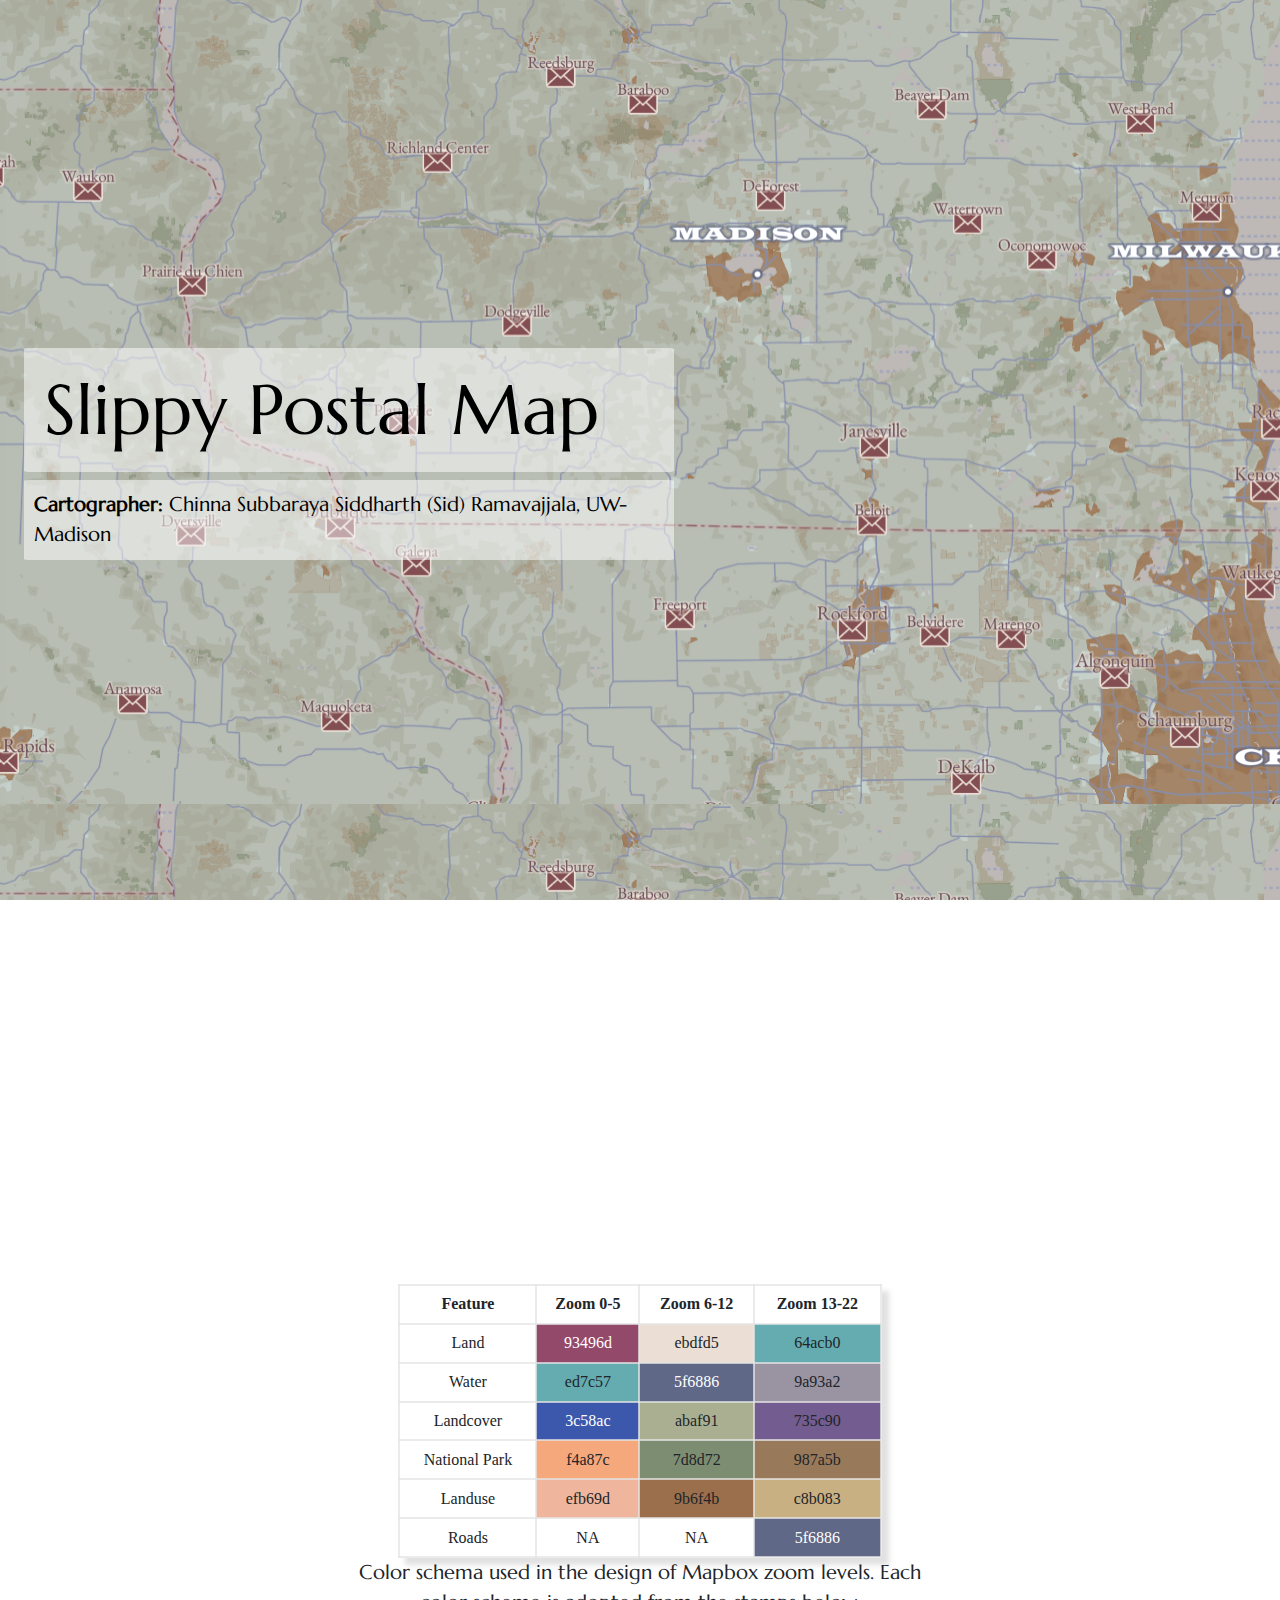
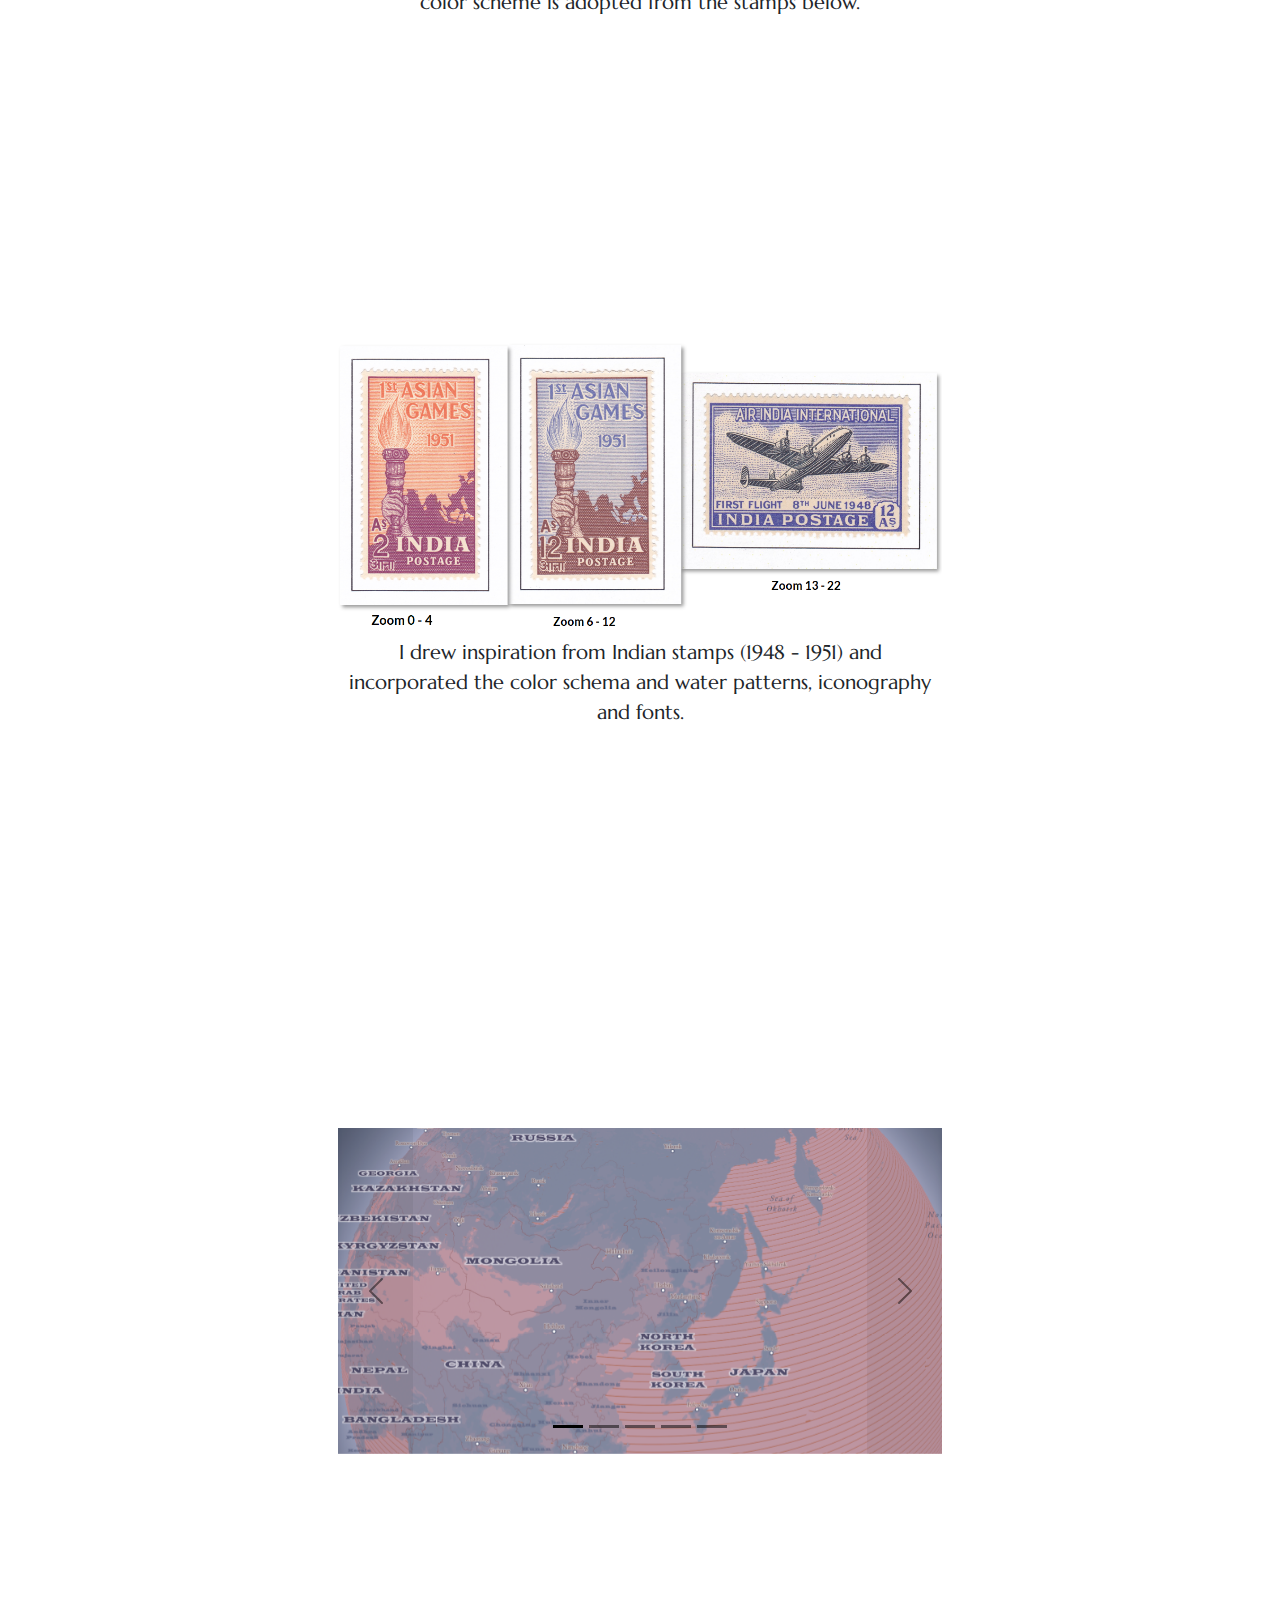
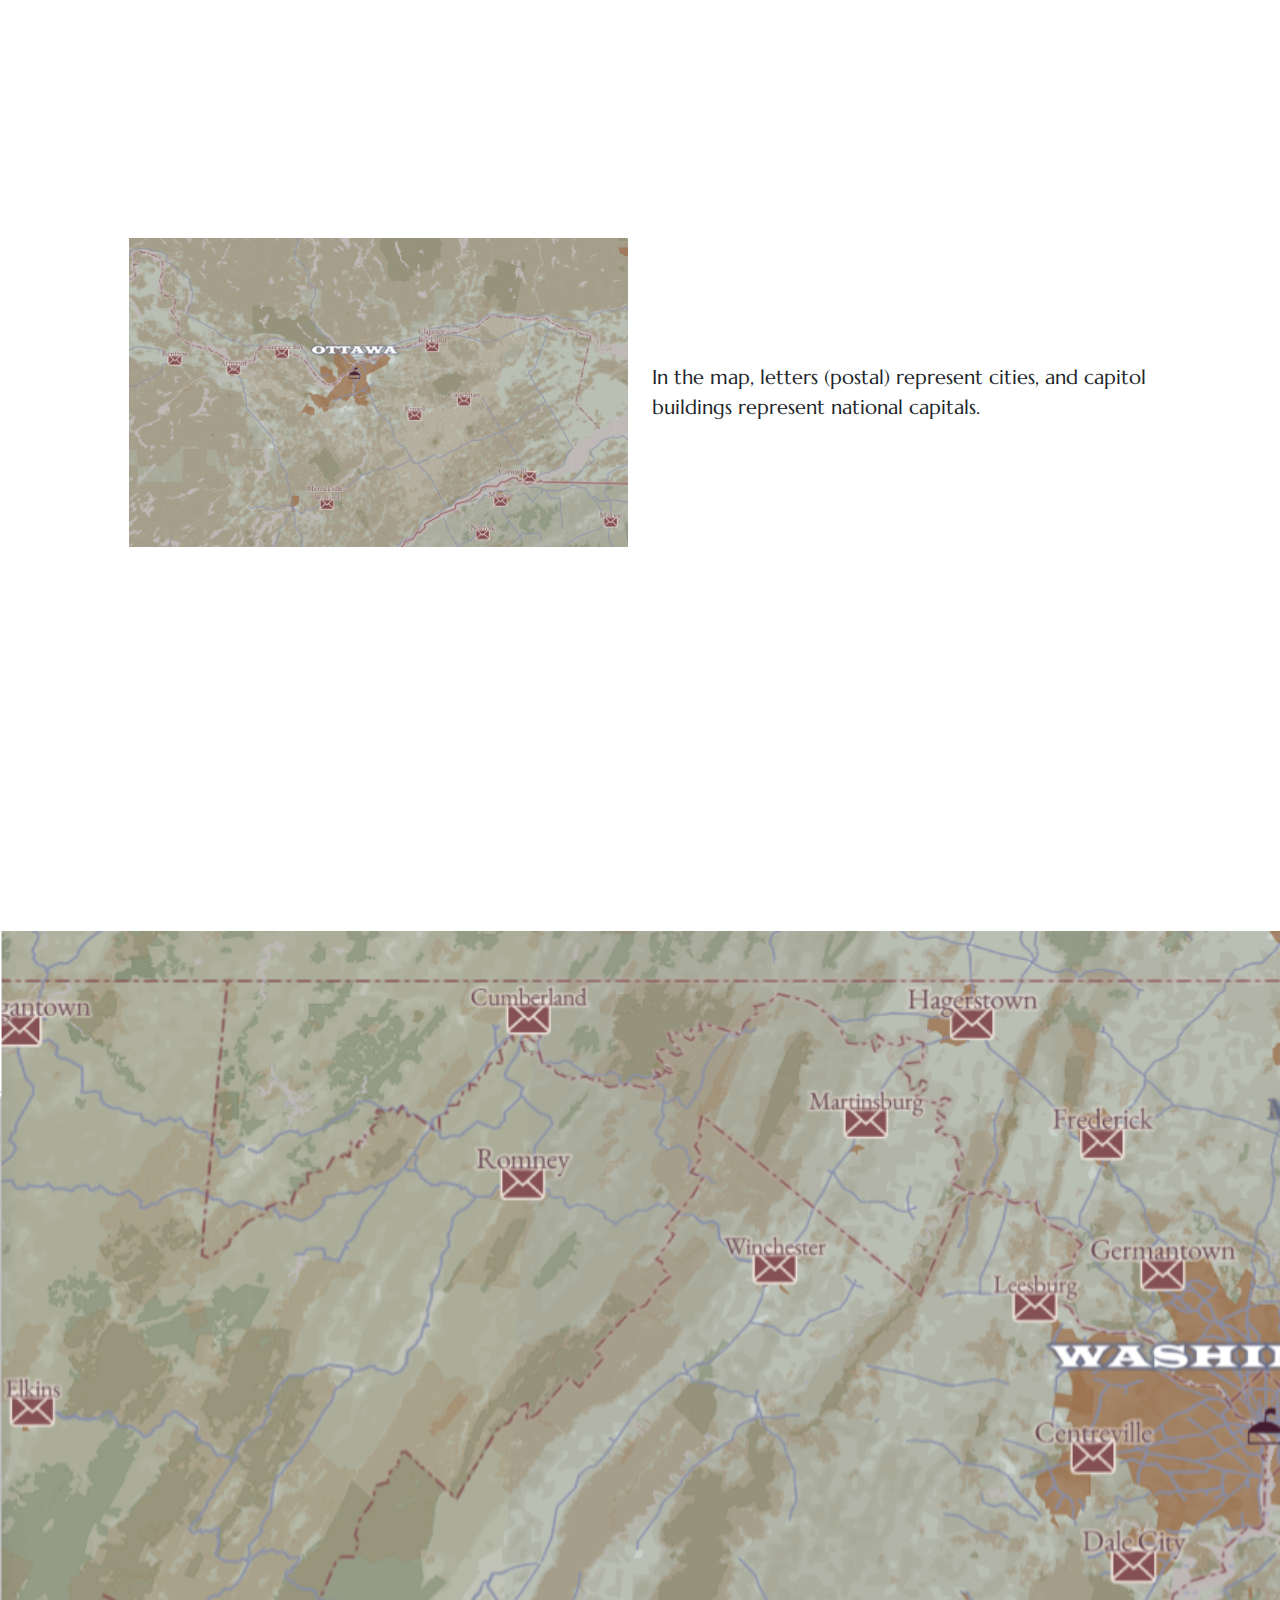
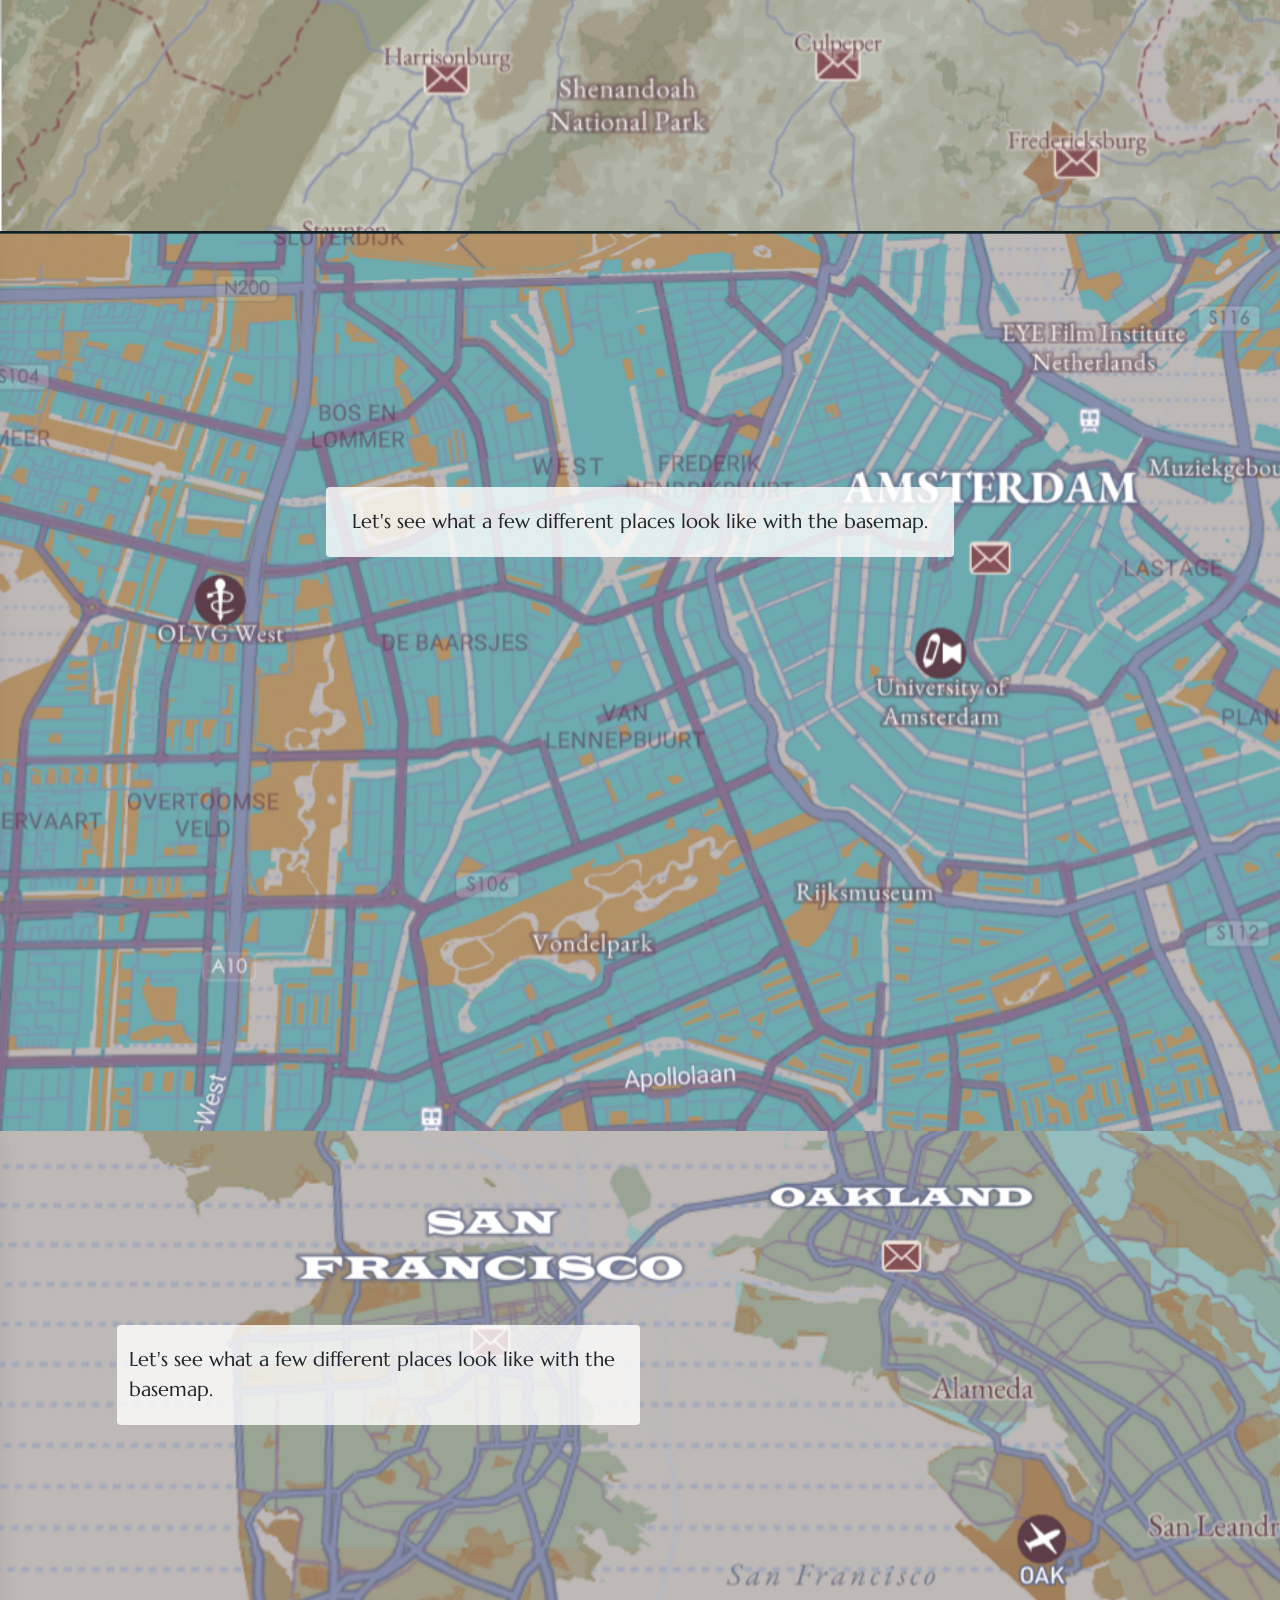
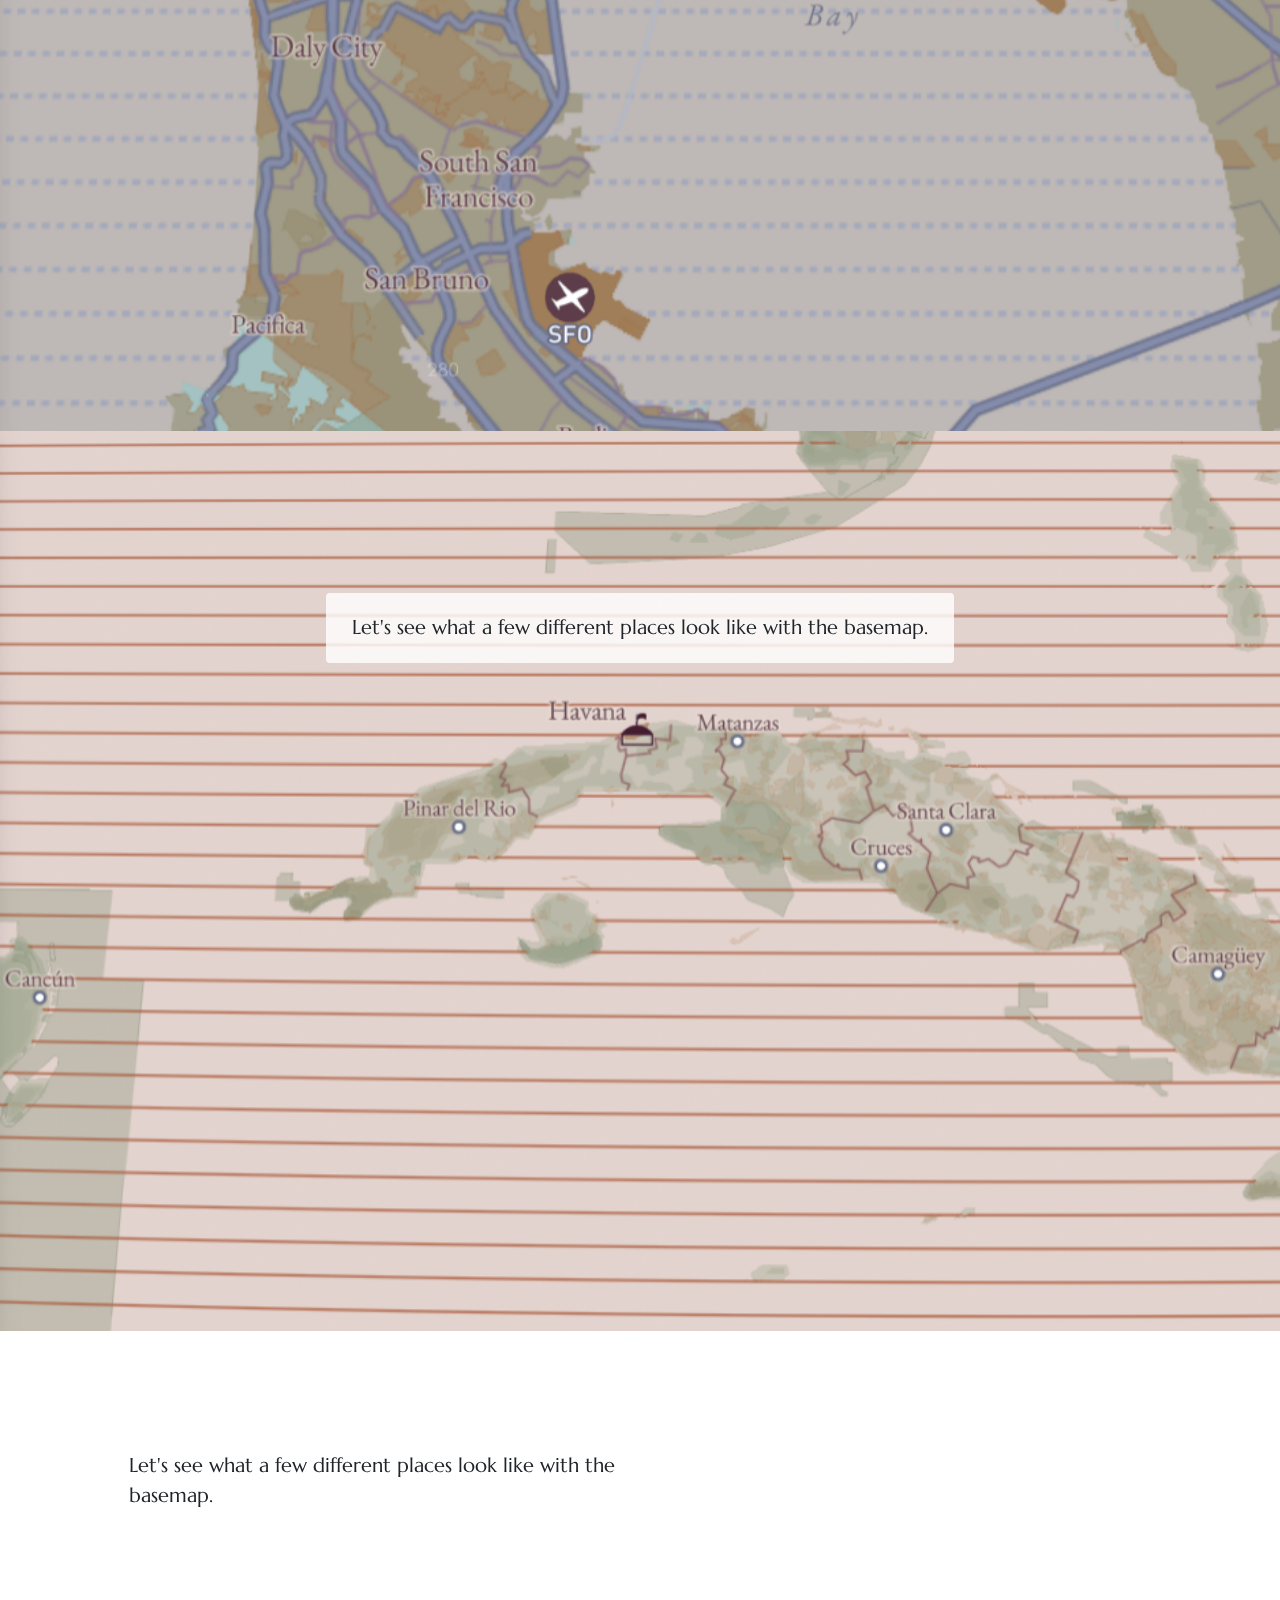
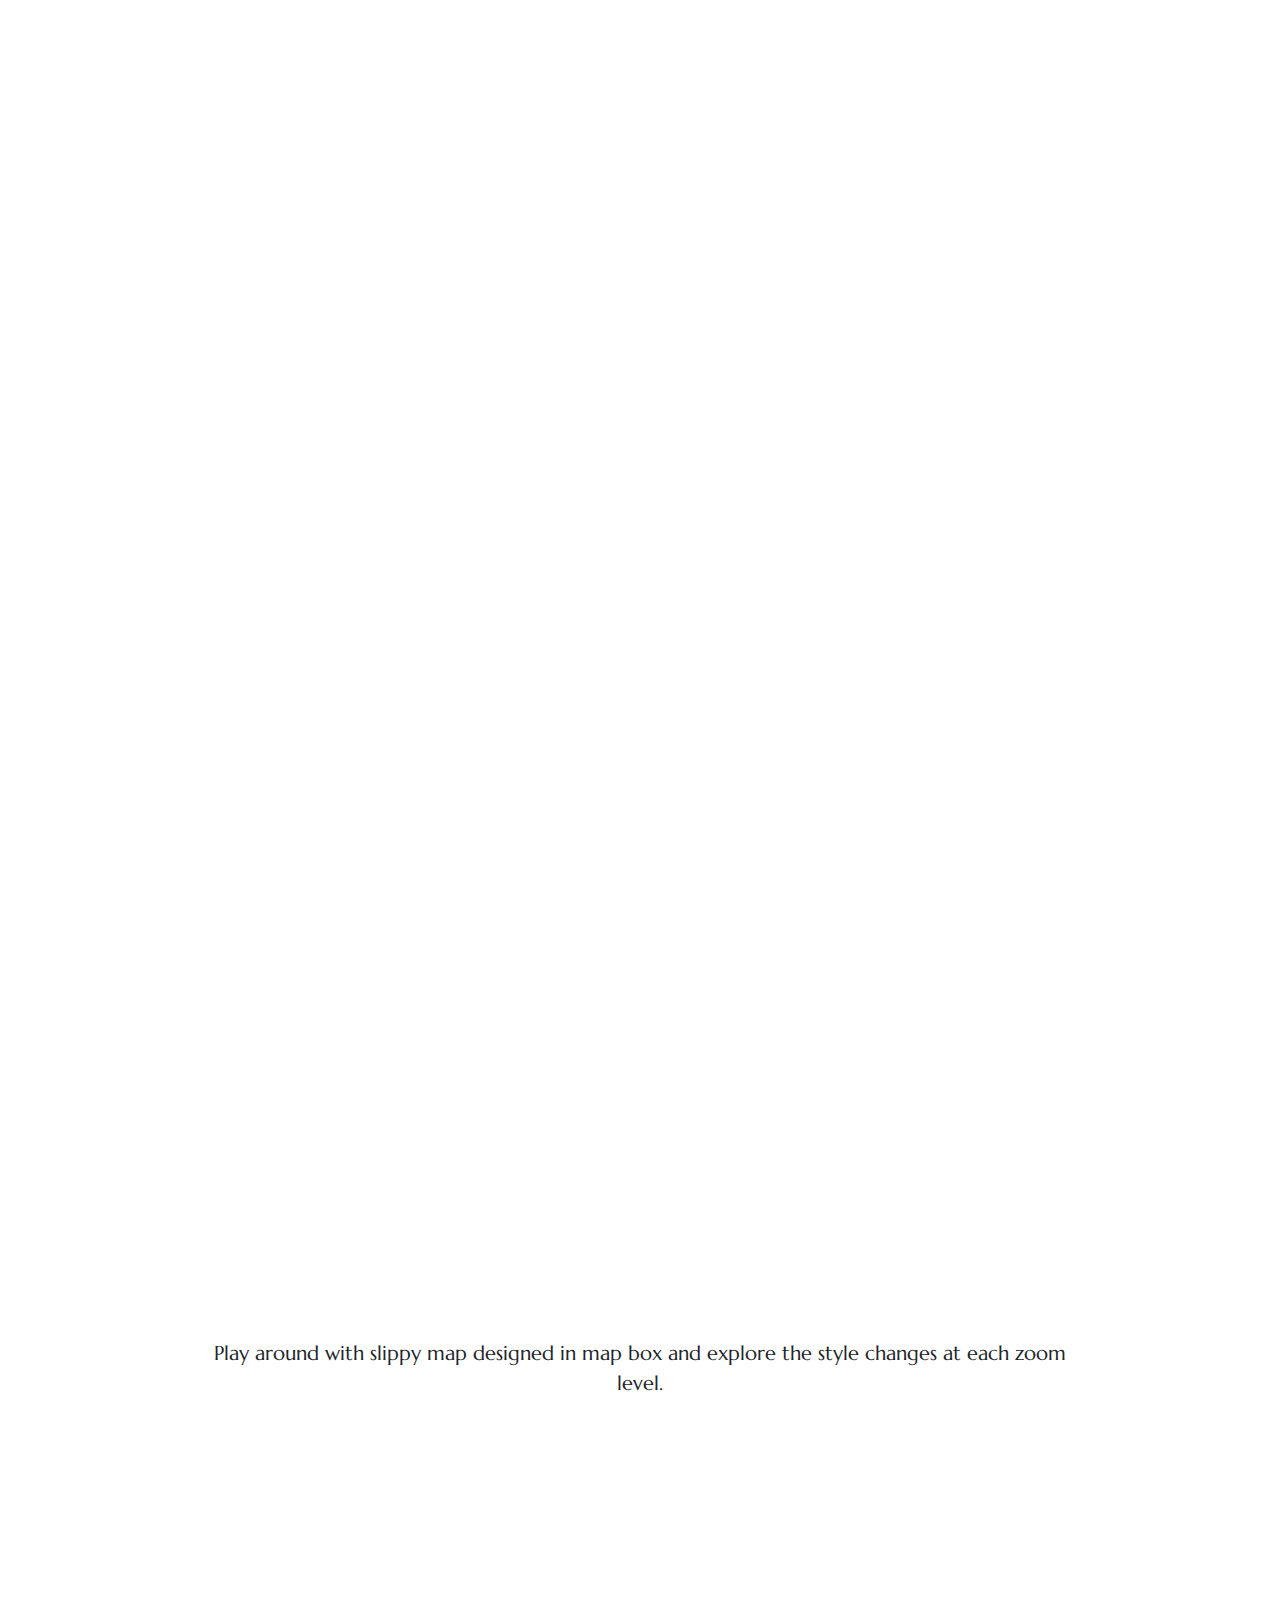
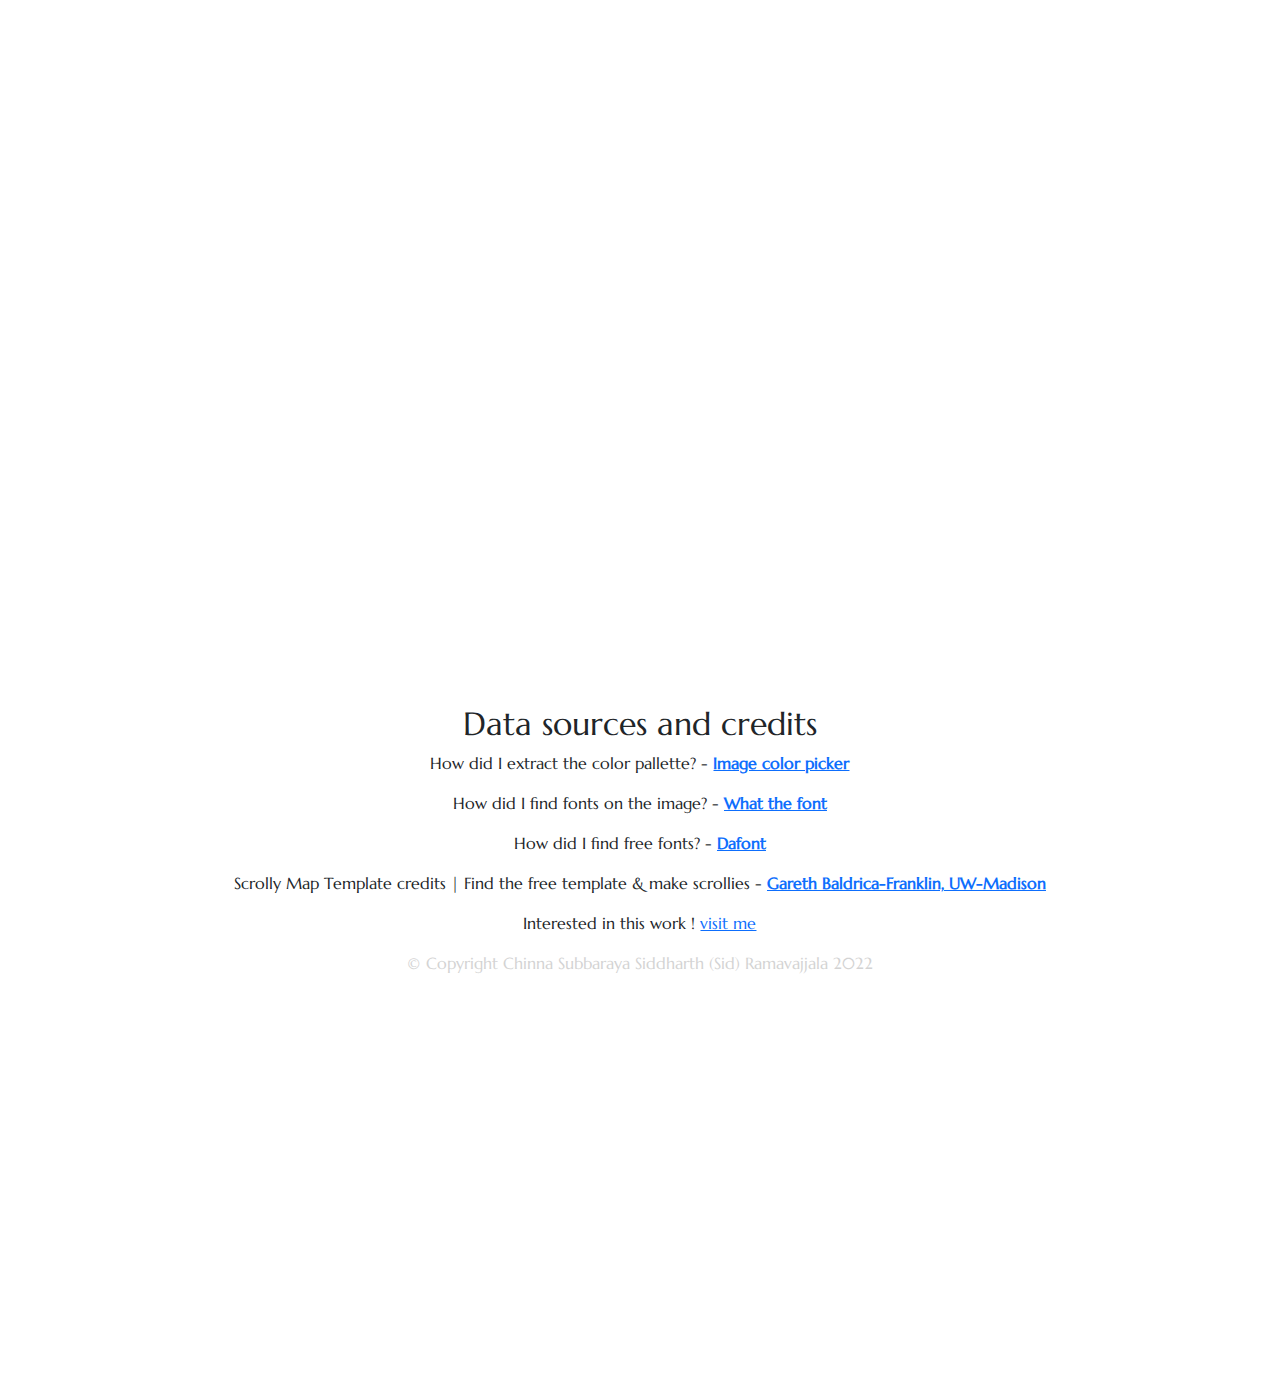
<file: index.html>
<!DOCTYPE html>
<html lang="en">
<head>
    <title>Sid Scrolly Map</title>
    <meta charset="utf-8">
    <meta name="viewport" content="width=device-width, initial-scale=1">   
    <link rel="icon" type="image/x-icon" href="img\icon.ico"> 

    <link href="https://www.dafontfree.net/embed/bGF0aW4td2lkZS1yZWd1bGFyJmRhdGEvMjYvbC8xMzIwMTgvRXNwYW5hV2lkZS50dGY" rel="stylesheet" type="text/css"/>
    
    <link rel="stylesheet" href="./lib/scrollmap.css">
    <link rel="stylesheet" href="./lib/bootstrap.min.css">
    <link rel="stylesheet" href="./css/style.css">

</head>
<body>
    <!--add scrollmap content here-->
    <div class="content">
        <!--title block, background image is title image-->
        <div class="row" style="background-image:url(img/title.png)">
            <div class="title">
                <!--title text-->
                <h1>Slippy Postal Map</h1>
                <!--subtitle or author-->
                <p class="author"><b>Cartographer:</b> Chinna Subbaraya Siddharth (Sid) Ramavajjala, UW-Madison</p>
            </div>
        </div>
        <!--first content block-->
        <div class="row">
            <div class="center">
                <table class = "table-center">
                    <tr>
                      <th>Feature</th>
                      <th>Zoom 0-5</th>
                      <th>Zoom 6-12</th>
                      <th>Zoom 13-22</th>
                    </tr>
                    <tr>
                      <td>Land</td>
                      <td style="background-color: #934969;color:white">93496d</td>
                      <td style="background-color: #ebdfd5;">ebdfd5</td>
                      <td style="background-color: #64acb0;">64acb0</td>
                    </tr>
                    <tr>
                      <td>Water</td>
                      <td style="background-color: #64acb0;">ed7c57</td>
                      <td style="background-color: #5f6886;color:white">5f6886</td>
                      <td style="background-color: #9a93a2;">9a93a2</td>
                    </tr>
                    <tr>
                      <td>Landcover</td>
                      <td style="background-color: #3c58ac; color:white">3c58ac</td>
                      <td style="background-color: #abaf91;">abaf91</td>
                      <td style="background-color: #735c90;">735c90</td>
                      </tr>
                     <tr>
                      <td>National Park</td>
                      <td style="background-color: #f4a87c;">f4a87c</td>
                      <td style="background-color: #7d8d72;">7d8d72</td>
                      <td style="background-color: #987a5b;">987a5b</td>
                     </tr>
                      <tr>
                          <td>Landuse</td>
                          <td style="background-color: #efb69d;">efb69d</td>
                          <td style="background-color: #9b6f4b;">9b6f4b</td>
                          <td style="background-color: #c8b083;">c8b083</td>
                      </tr>
                      
                      <tr>   
                          <td>Roads</td>
                          <td>NA</td>
                          <td>NA</td>
                          <td style="background-color: #5f6886;color:white">5f6886</td></tr>
                   
                    
                  </table>
                <p>Color schema used in the design of Mapbox zoom levels. Each color scheme is adopted 
                    from the stamps below.
                   
                </p>
            </div>
        </div>
        <!--image block-->
        <div class="row">
            <div class="center">
                <img class="fit" src="img/board.png">
                <p>I drew inspiration from Indian stamps (1948 - 1951) and incorporated the color schema and water patterns, iconography and fonts.</p>
            </div>
        </div>
        <!--SLIDESHOW block-->
        <div class="row">
            <div class="center">
                <div id="carousel" class="carousel carousel-dark slide" data-bs-ride="carousel">
                    <!--indicator buttons at the bottom of the carousel that show the total number of slides-->
                    <div class="carousel-indicators">
                        <!--there should be as many of these buttons as there are slides in your carousel-->
                        <button type="button" data-bs-target="#carousel" data-bs-slide-to="0" class="active" aria-current="true" aria-label="Slide 1"></button>
                        <button type="button" data-bs-target="#carousel" data-bs-slide-to="1" aria-label="Slide 2"></button>
                        <button type="button" data-bs-target="#carousel" data-bs-slide-to="2" aria-label="Slide 3"></button>
                        <button type="button" data-bs-target="#carousel" data-bs-slide-to="3" aria-label="Slide 4"></button>
                        <button type="button" data-bs-target="#carousel" data-bs-slide-to="4" aria-label="Slide 5"></button>
                    </div>
                    <!--images in the carousel-->
                    <div class="carousel-inner">
                        <div class="carousel-item active">
                            <img src="img/slide1.png" class="w-100" alt="...">
                        </div>
                        <div class="carousel-item">
                            <img src="img/slide2.png" class="w-100" alt="...">
                        </div>
                        <div class="carousel-item">
                            <img src="img/slide3.png" class="w-100" alt="...">
                        </div>
                        <div class="carousel-item">
                            <img src="img/slide4.png" class="w-100" alt="...">
                        </div>
                        <div class="carousel-item">
                            <img src="img/slide5.png" class="w-100" alt="...">
                        </div>
                    </div>
                    <!--previous/next buttons that allow users to click from one slide to the next-->
                    <button id="prev-button" class="carousel-control-prev" type="button" data-bs-target="#carousel" data-bs-slide="prev">
                      <span class="carousel-control-prev-icon" aria-hidden="true"></span>
                      <span class="visually-hidden">Previous</span>
                    </button>
                    <button id="next-button" class="carousel-control-next" type="button" data-bs-target="#carousel" data-bs-slide="next">
                      <span class="carousel-control-next-icon" aria-hidden="true"></span>
                      <span class="visually-hidden">Next</span>
                    </button>
                </div>
            </div>
        </div>
        <!--image block-->
        <div class="row">
            <!--left aligned image-->
            <div class="left">
                <img class="fit" src="img/img1.png">
            </div>
            <!--right aligned caption-->
            <div class="right">
                <p class="vert-center">In the map, letters (postal) represent cities, and capitol buildings represent national capitals.</p>
            </div>
        </div>
        <!--background images with text scrolling over them-->
        <div class="scroll-container">    
            <!--background images-->
            <div class="background-item">
                <img src="img/background.png" data-slide="0" class="fill vert-center">
                <img src="img/background2.png" data-slide="1" class="fill vert-center">
                <img src="img/background3.png" data-slide="2" class="fill vert-center">
                <img src="img/background4.png" data-slide="3" class="fill vert-center">
            </div>
            <!--foreground text blocks-->
            <div class="foreground-item">
                <div class="row">
                    <div class="center background-transparent rounded">
                        <p class="no-margin">Let's see what a few different places look like with the basemap.</p>
                    </div>
                </div>
                <div class="row">
                    <div class="left background-transparent rounded">
                        <p class="no-margin">Let's see what a few different places look like with the basemap.</p>
                    </div>
                </div>
                <div class="row">
                    <div class="center background-transparent rounded">
                        <p class="no-margin">Let's see what a few different places look like with the basemap.</p>
                    </div>
                </div>
                <div class="row">
                    <div class="left background-transparent rounded">
                        <p class="no-margin">Let's see what a few different places look like with the basemap.</p>
                    </div>
                </div>
            </div>
        </div>
        <!--mapbox iframe-->
        <div class="row">
            <div class="center-wide">
                <p>Play around with slippy map designed in map box and explore the style changes at each zoom level.</p>
                <iframe class="fit" height="500" src="https://api.mapbox.com/styles/v1/sid-maps/cla8cgqdl001q14qvk67jfa8c.html?title=view&access_token=pk.eyJ1Ijoic2lkLW1hcHMiLCJhIjoiY2xhOGNjdDhvMDJkMTNvcGRtejBxZHd6OSJ9.zUlz-wzQ1leAOh22rGDTnA&zoomwheel=true&fresh=true#1.16/12.1/-108.9/0/4" ></iframe>
            </div>
        </div>
        <!--credits and usage sections-->
        <div class="row">
            <div class="center-wide">
                <h2> Data sources and credits</h2>
                <p style="font-size:medium;">
                    How did I extract the color pallette? - <b><a href = https://imagecolorpicker.com>Image color picker</a></b>
                </p>
                <p style="font-size:medium;">
                    How did I find fonts on the image? - <b><a href="https://www.myfonts.com/pages/whatthefont">What the font</a></b>
                </p>
                <p style="font-size:medium;">
                    How did I find free fonts? - <b><a href="https://www.dafont.com/">Dafont</a></b>
                </p>
                <p style="font-size:medium;">
                    Scrolly Map Template credits | Find the free template & make scrollies - <b><a href="https://github.com/cartobaldrica/scrollmap">Gareth Baldrica-Franklin, UW-Madison</a></b>
                </p>
                <p style="font-size:medium;">Interested in this work ! <a href="https://sid-rcs.github.io/maps/">visit me</a></p>
                <p style="font-size:medium;color:lightgray">
                    © Copyright Chinna Subbaraya Siddharth (Sid) Ramavajjala 2022 </a>
                </p>
            </div>
        </div>
        
    </div>
    

<script type="text/javascript" src="./lib/scrollmap.js"></script>
<script type="text/javascript" src="./lib/bootstrap.min.js"></script>

</body>
</html>
</file>
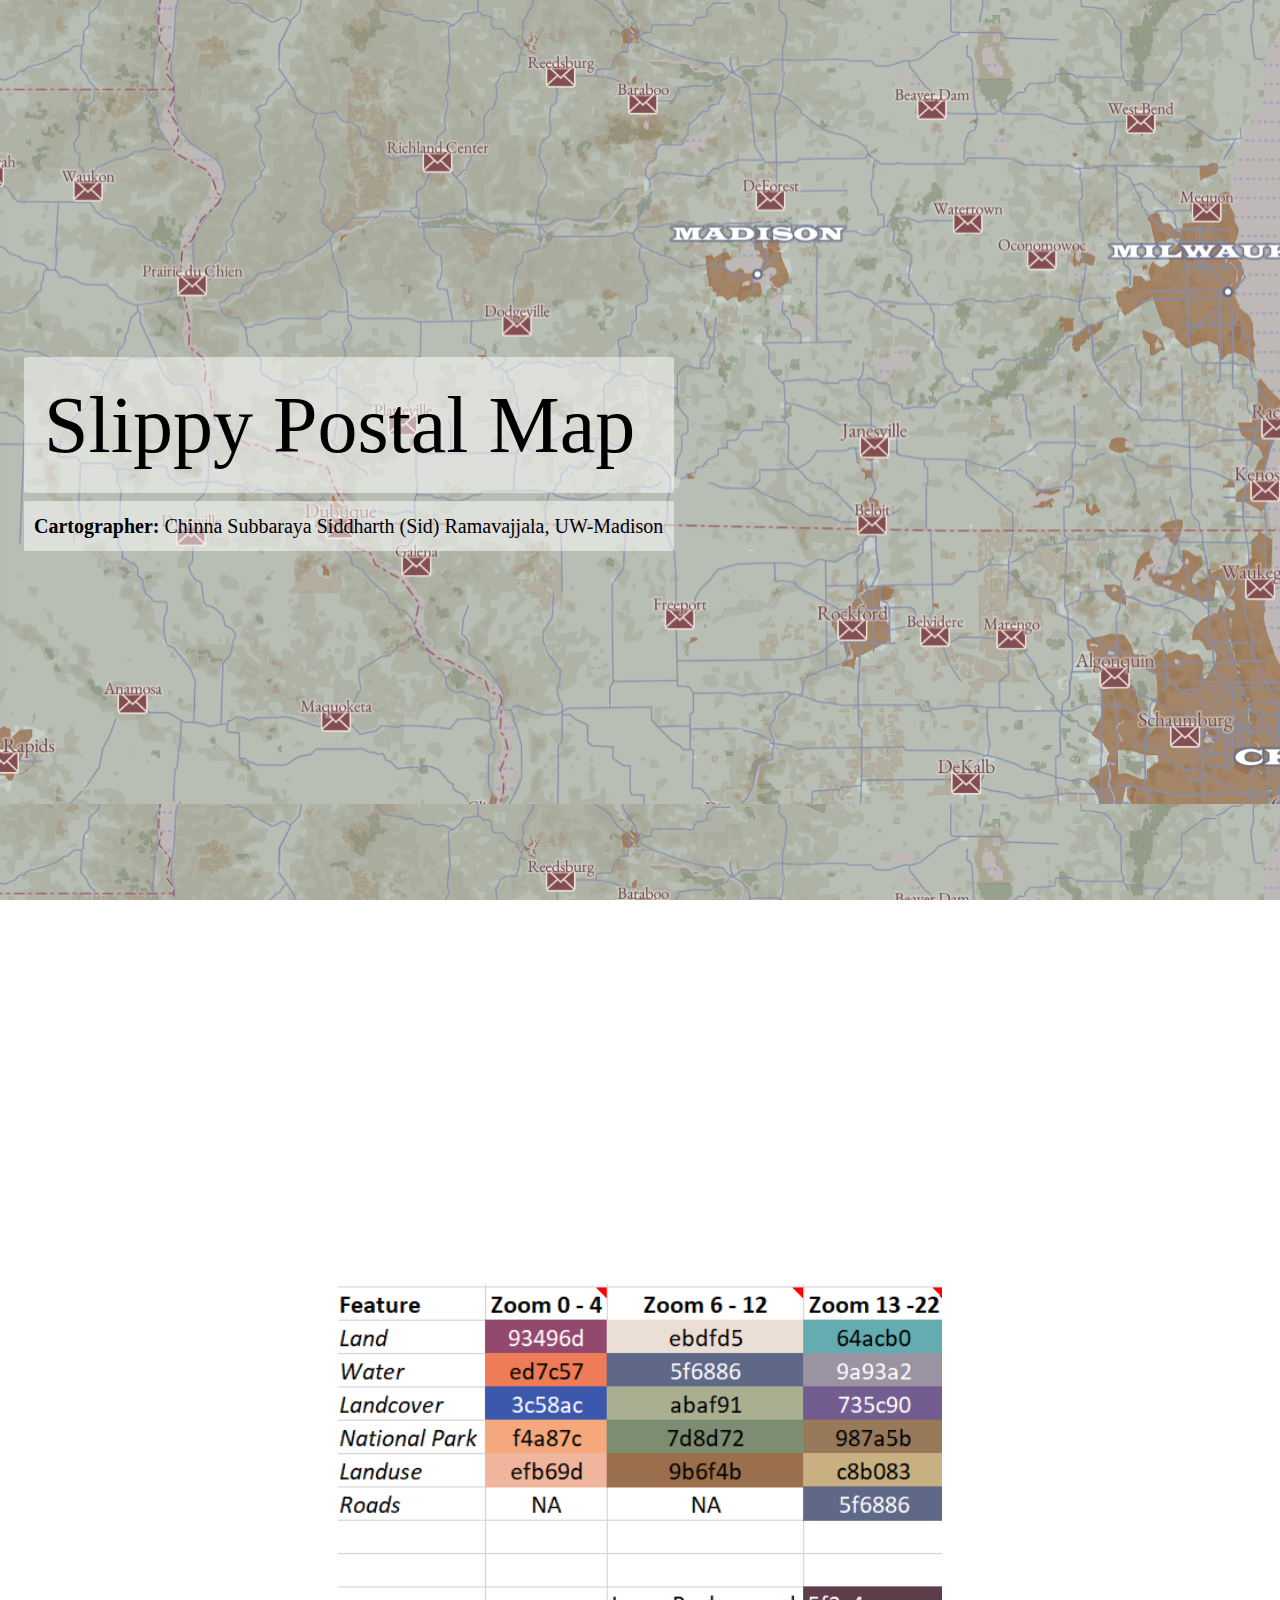
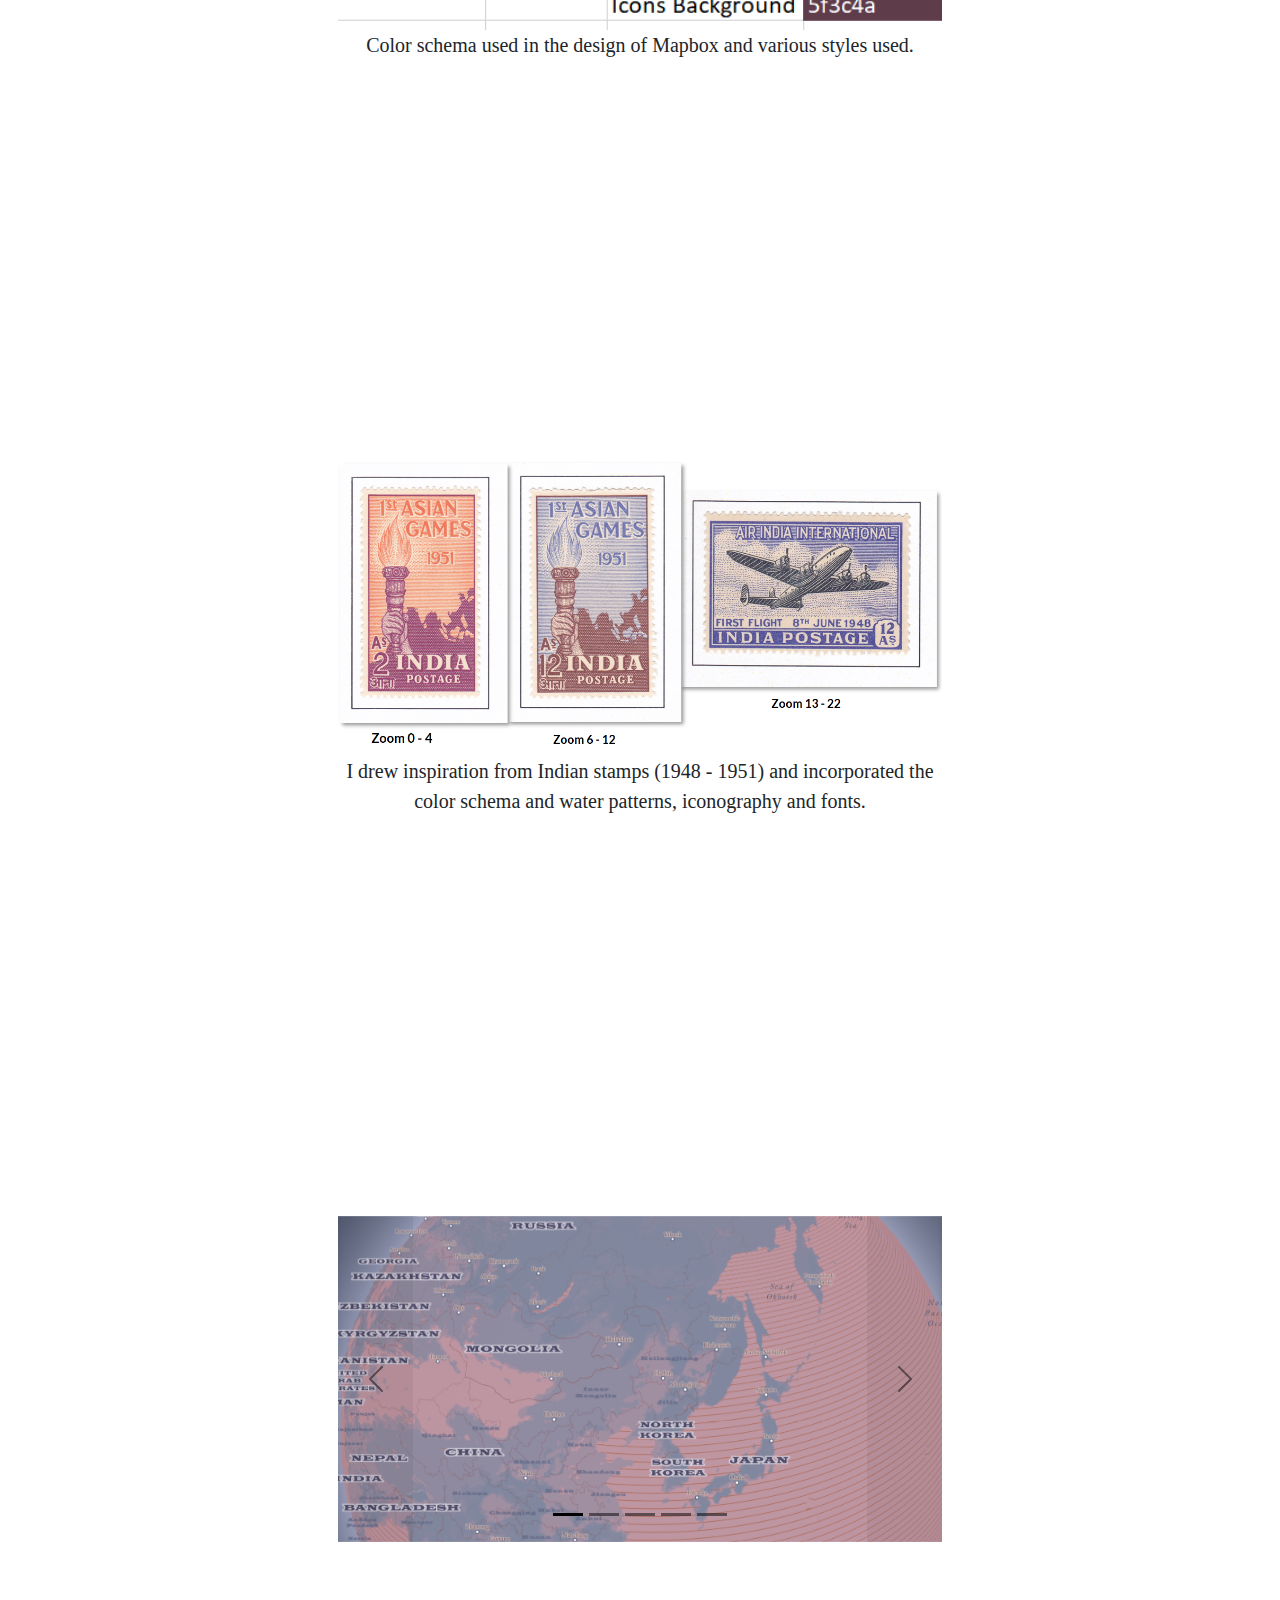
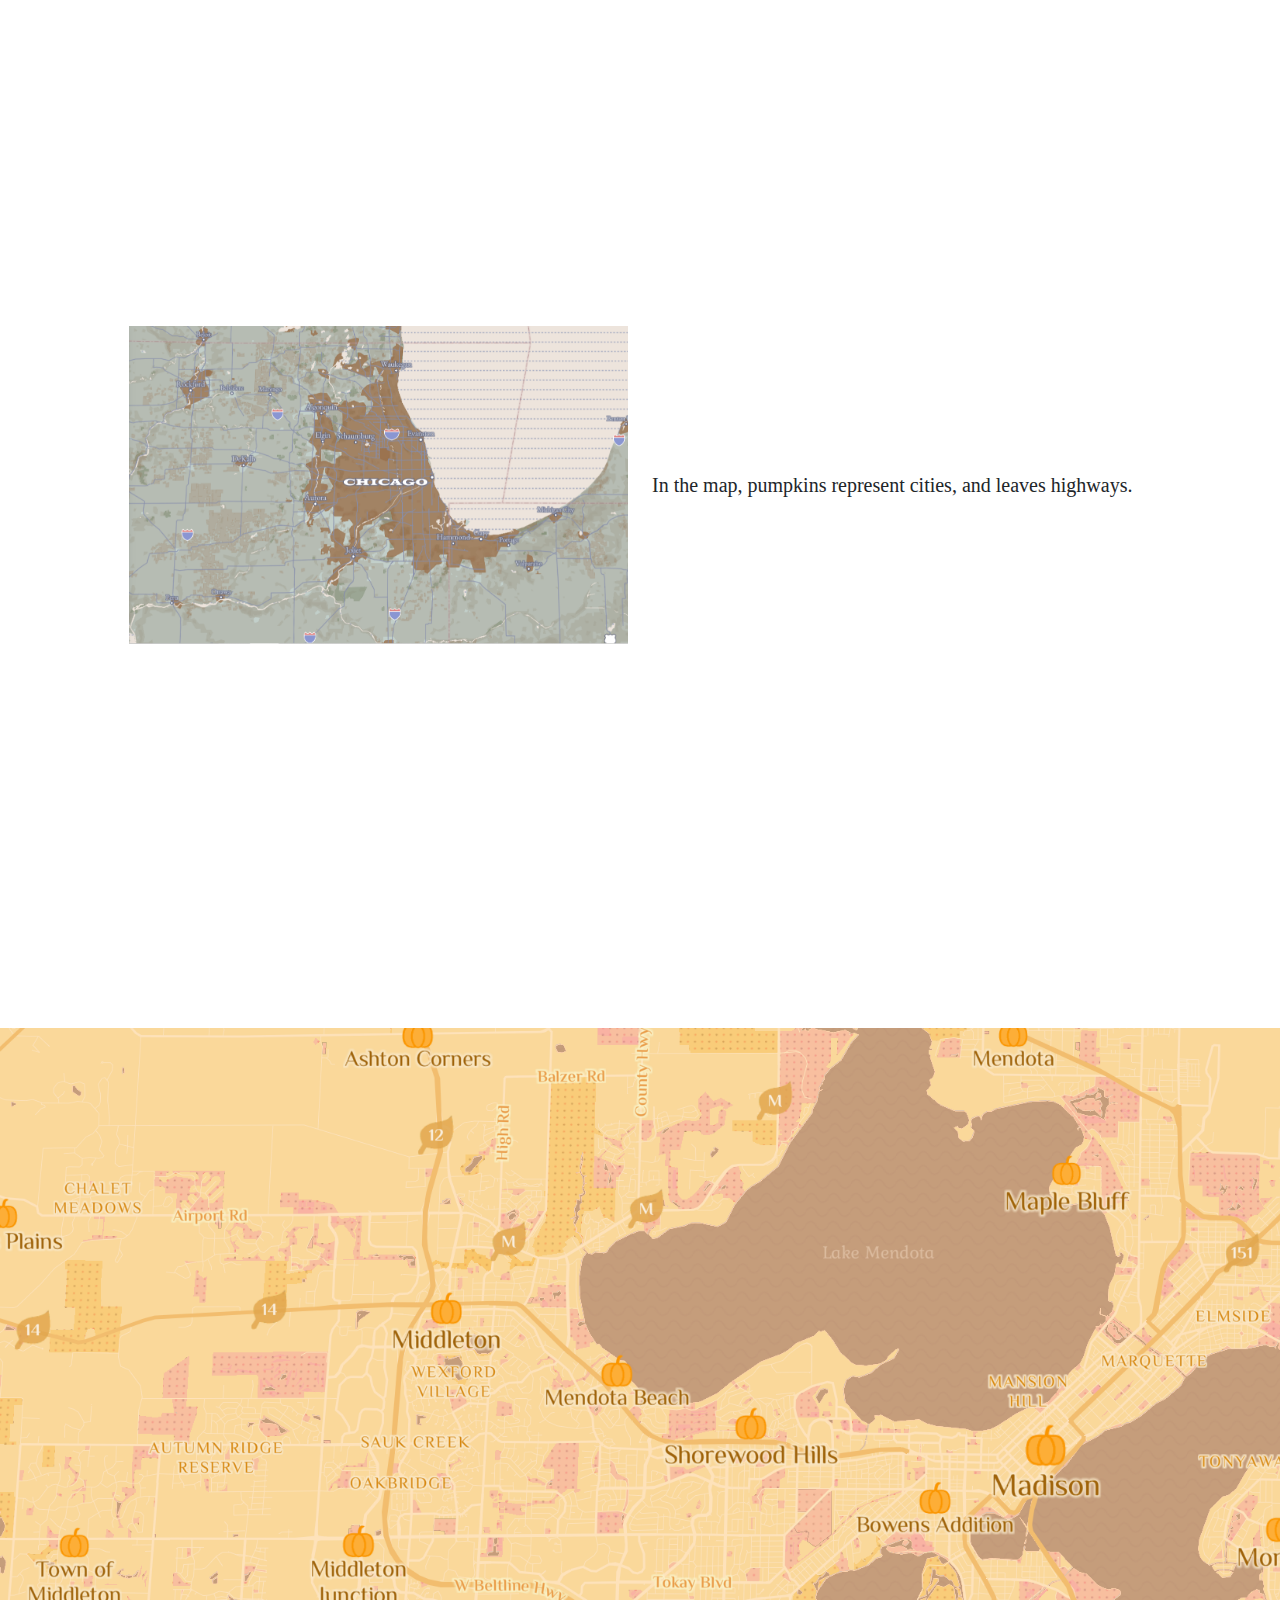
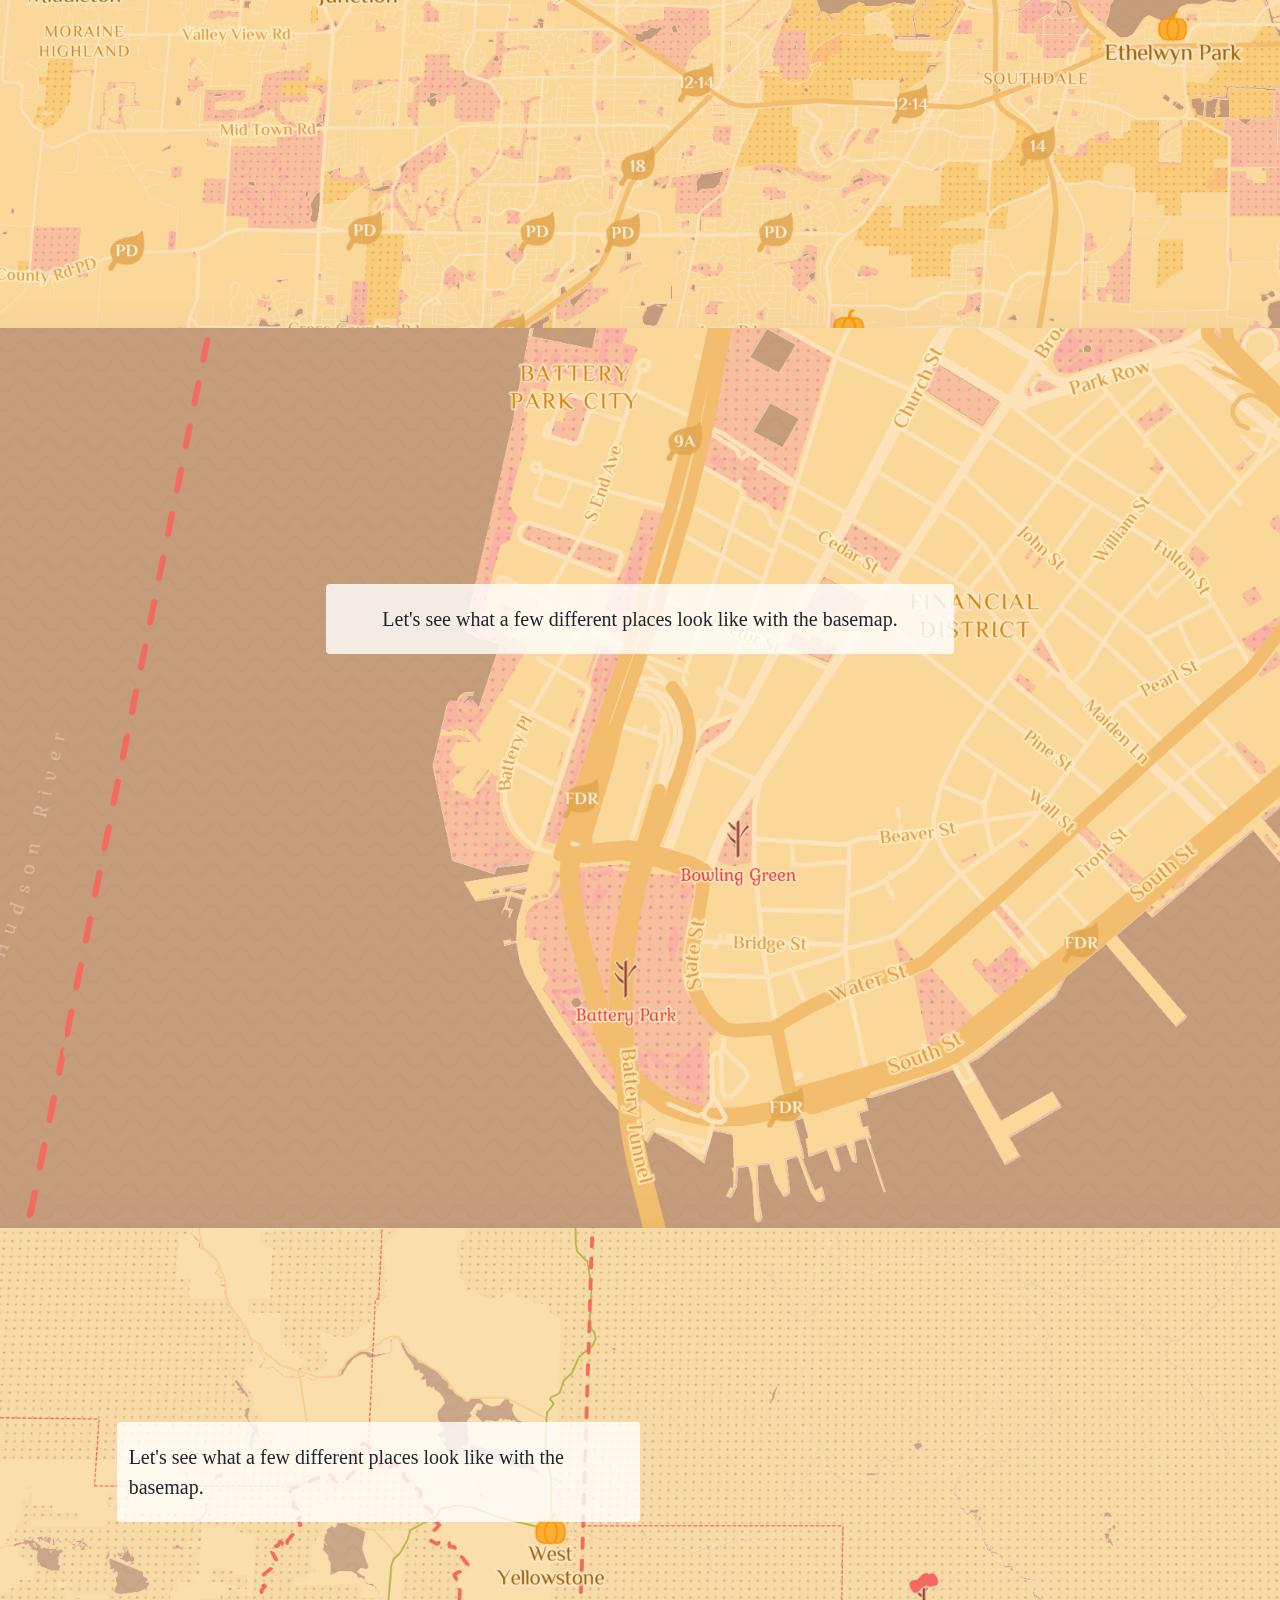
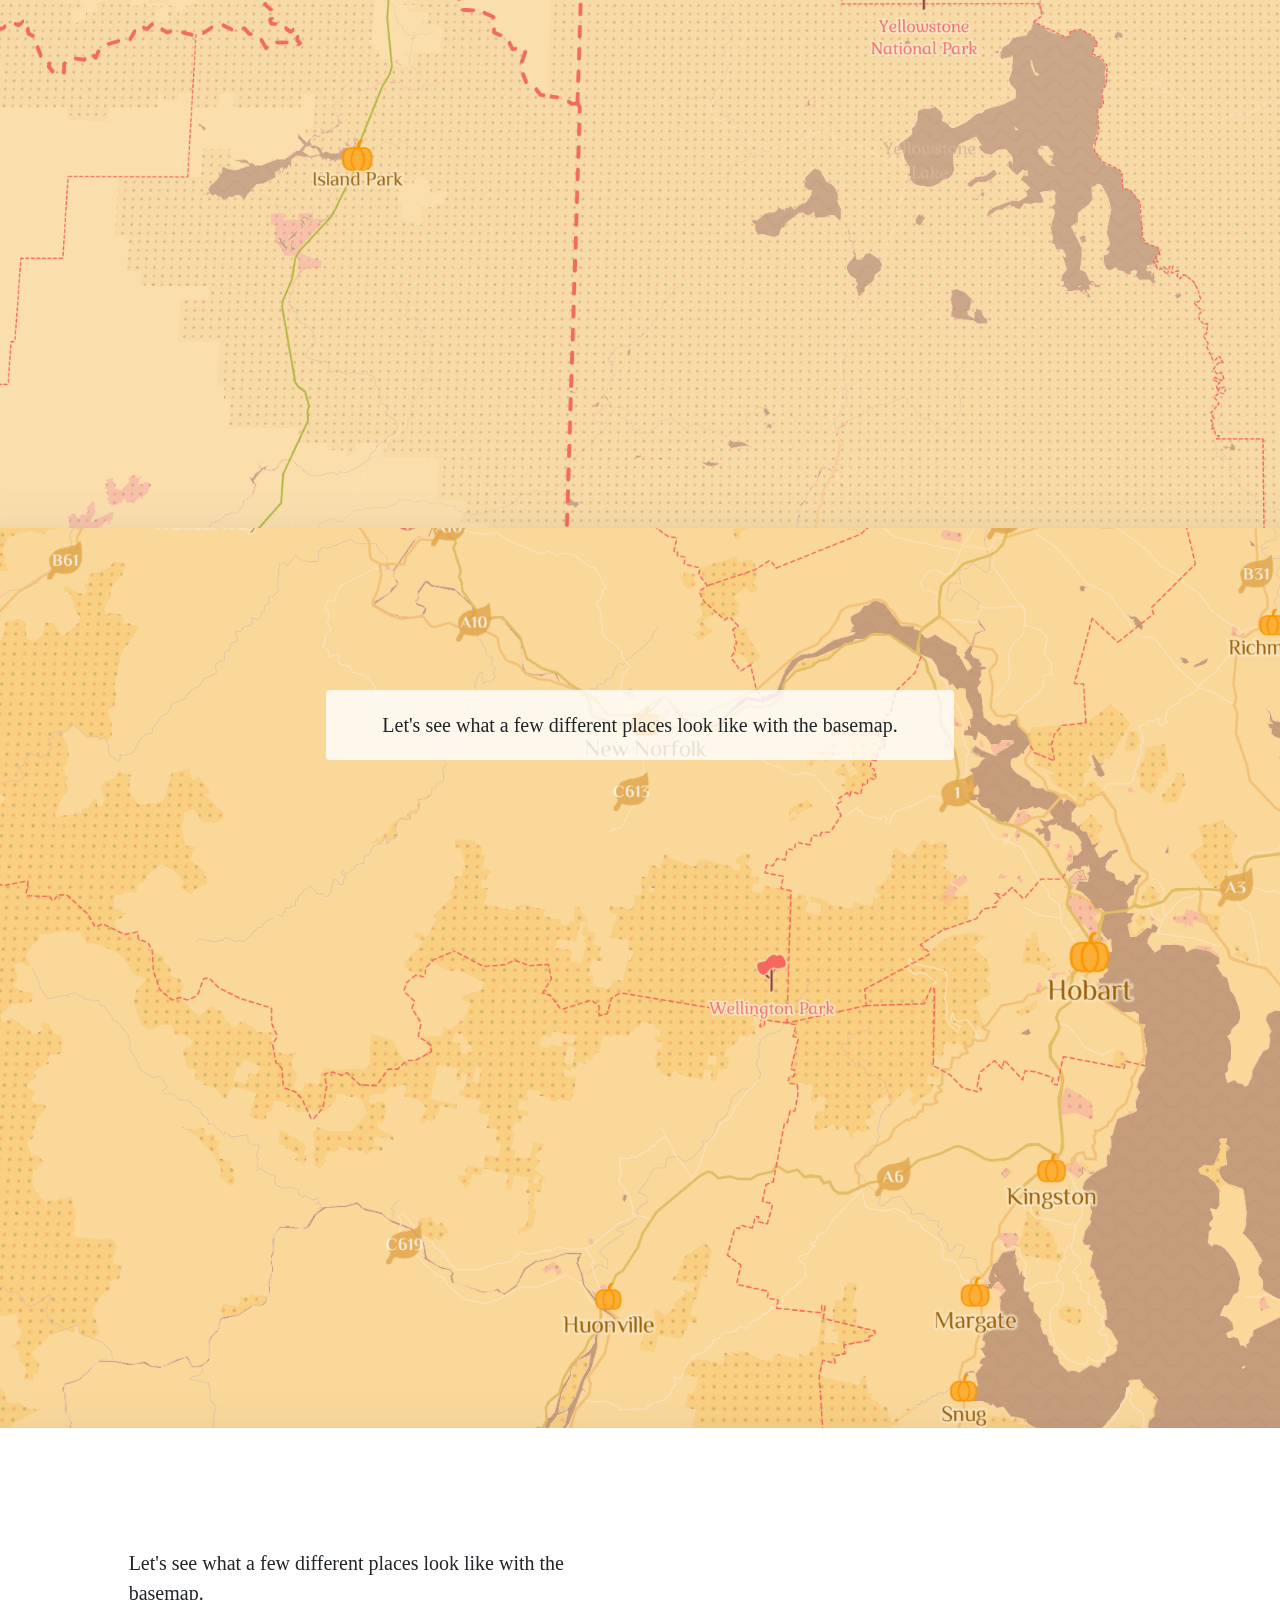
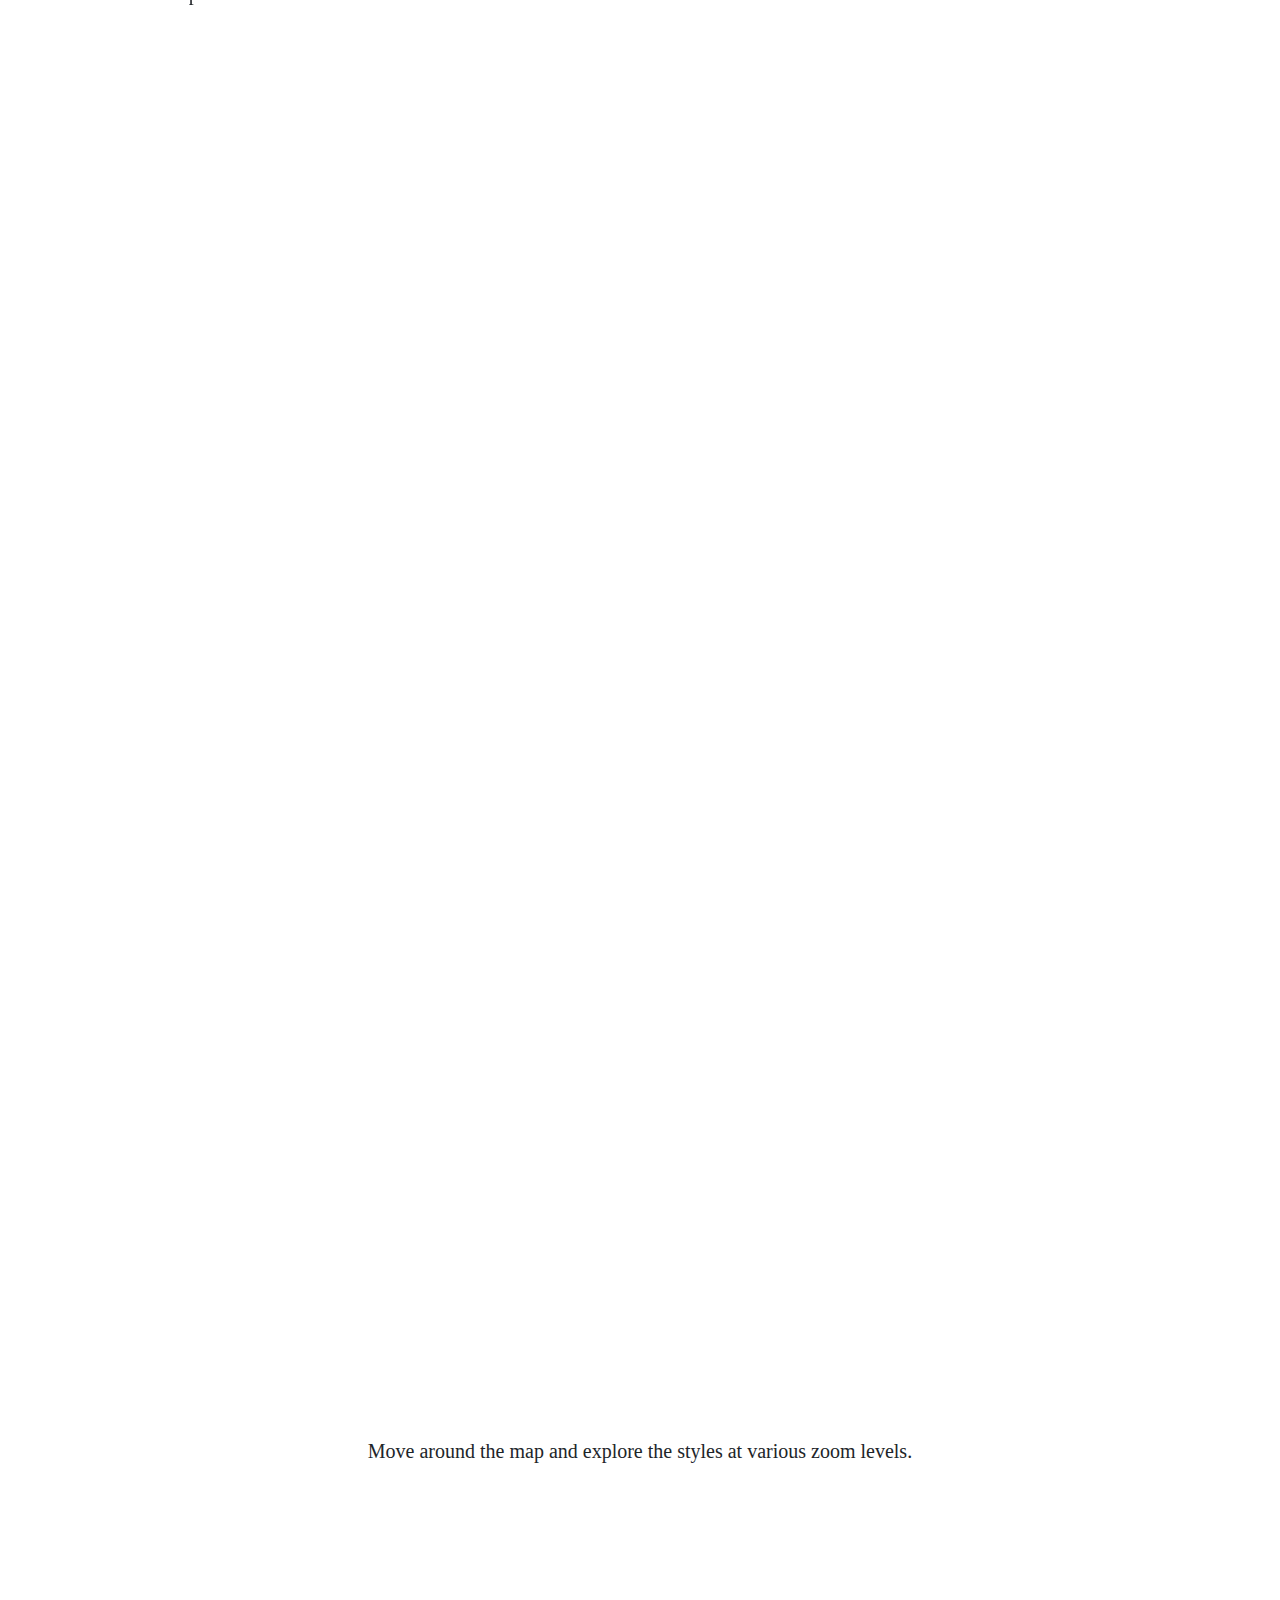
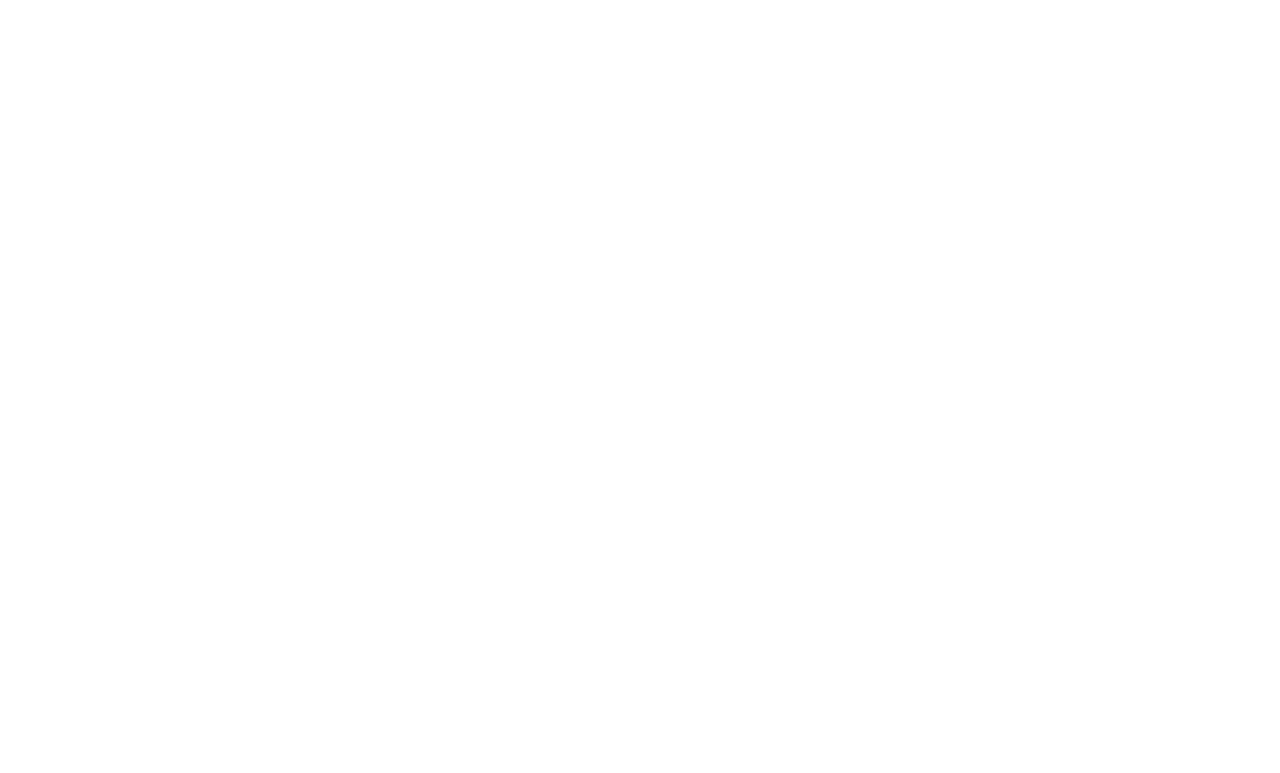
<file: Scrollmap/index.html>
<!DOCTYPE html>
<html lang="en">
<head>
    <title>Scrolly Stamp Map</title>
    <meta charset="utf-8">
    <meta name="viewport" content="width=device-width, initial-scale=1">   
    <link rel="icon" type="image/x-icon" href="scrollmap_example\img\icon.ico"> 
    
    <link rel="stylesheet" href="./lib/scrollmap.css">
    <link rel="stylesheet" href="./lib/bootstrap.min.css">
    <link rel="stylesheet" href="./css/style.css">

</head>
<body>
    <!--add scrollmap content here-->
    <div class="content">
        <!--title block, background image is title image-->
        <div class="row" style="background-image:url(img/title.png)">
            <div class="title">
                <!--title text-->
                <h1>Slippy Postal Map</h1>
                <!--subtitle or author-->
                <p class="author"><b>Cartographer:</b> Chinna Subbaraya Siddharth (Sid) Ramavajjala, UW-Madison</p>
            </div>
        </div>
        <!--first content block-->
        <div class="row">
            <div class="center">
                <img class="fit" src="img/ColorSchema.png">
                <p>Color schema used in the design of Mapbox and various styles used.</p>
            </div>
        </div>
        <!--image block-->
        <div class="row">
            <div class="center">
                <img class="fit" src="img/board.png">
                <p>I drew inspiration from Indian stamps (1948 - 1951) and incorporated the color schema and water patterns, iconography and fonts.</p>
            </div>
        </div>
        <!--SLIDESHOW block-->
        <div class="row">
            <div class="center">
                <div id="carousel" class="carousel carousel-dark slide" data-bs-ride="carousel">
                    <!--indicator buttons at the bottom of the carousel that show the total number of slides-->
                    <div class="carousel-indicators">
                        <!--there should be as many of these buttons as there are slides in your carousel-->
                        <button type="button" data-bs-target="#carousel" data-bs-slide-to="0" class="active" aria-current="true" aria-label="Slide 1"></button>
                        <button type="button" data-bs-target="#carousel" data-bs-slide-to="1" aria-label="Slide 2"></button>
                        <button type="button" data-bs-target="#carousel" data-bs-slide-to="2" aria-label="Slide 3"></button>
                        <button type="button" data-bs-target="#carousel" data-bs-slide-to="3" aria-label="Slide 4"></button>
                        <button type="button" data-bs-target="#carousel" data-bs-slide-to="4" aria-label="Slide 5"></button>
                    </div>
                    <!--images in the carousel-->
                    <div class="carousel-inner">
                        <div class="carousel-item active">
                            <img src="img/slide1.png" class="w-100" alt="...">
                        </div>
                        <div class="carousel-item">
                            <img src="img/slide2.png" class="w-100" alt="...">
                        </div>
                        <div class="carousel-item">
                            <img src="img/slide3.png" class="w-100" alt="...">
                        </div>
                        <div class="carousel-item">
                            <img src="img/slide4.png" class="w-100" alt="...">
                        </div>
                        <div class="carousel-item">
                            <img src="img/slide5.png" class="w-100" alt="...">
                        </div>
                    </div>
                    <!--previous/next buttons that allow users to click from one slide to the next-->
                    <button id="prev-button" class="carousel-control-prev" type="button" data-bs-target="#carousel" data-bs-slide="prev">
                      <span class="carousel-control-prev-icon" aria-hidden="true"></span>
                      <span class="visually-hidden">Previous</span>
                    </button>
                    <button id="next-button" class="carousel-control-next" type="button" data-bs-target="#carousel" data-bs-slide="next">
                      <span class="carousel-control-next-icon" aria-hidden="true"></span>
                      <span class="visually-hidden">Next</span>
                    </button>
                </div>
            </div>
        </div>
        <!--image block-->
        <div class="row">
            <!--left aligned image-->
            <div class="left">
                <img class="fit" src="img/img1.png">
            </div>
            <!--right aligned caption-->
            <div class="right">
                <p class="vert-center">In the map, pumpkins represent cities, and leaves highways.</p>
            </div>
        </div>
        <!--background images with text scrolling over them-->
        <div class="scroll-container">    
            <!--background images-->
            <div class="background-item">
                <img src="img/background.png" data-slide="0" class="fill vert-center">
                <img src="img/background2.png" data-slide="1" class="fill vert-center">
                <img src="img/background3.png" data-slide="2" class="fill vert-center">
                <img src="img/background4.png" data-slide="3" class="fill vert-center">
            </div>
            <!--foreground text blocks-->
            <div class="foreground-item">
                <div class="row">
                    <div class="center background-transparent rounded">
                        <p class="no-margin">Let's see what a few different places look like with the basemap.</p>
                    </div>
                </div>
                <div class="row">
                    <div class="left background-transparent rounded">
                        <p class="no-margin">Let's see what a few different places look like with the basemap.</p>
                    </div>
                </div>
                <div class="row">
                    <div class="center background-transparent rounded">
                        <p class="no-margin">Let's see what a few different places look like with the basemap.</p>
                    </div>
                </div>
                <div class="row">
                    <div class="left background-transparent rounded">
                        <p class="no-margin">Let's see what a few different places look like with the basemap.</p>
                    </div>
                </div>
            </div>
        </div>
        <!--mapbox iframe-->
        <div class="row">
            <div class="center-wide">
                <p>Move around the map and explore the styles at various zoom levels.</p>
                <iframe class="fit" height="500" src="https://api.mapbox.com/styles/v1/sid-maps/cla8cgqdl001q14qvk67jfa8c.html?title=view&access_token=pk.eyJ1Ijoic2lkLW1hcHMiLCJhIjoiY2xhOGNjdDhvMDJkMTNvcGRtejBxZHd6OSJ9.zUlz-wzQ1leAOh22rGDTnA&zoomwheel=true&fresh=true#1.19/23.8/-86.1/0/4" ></iframe>
            </div>
        </div>
    </div>
    

<script type="text/javascript" src="./lib/scrollmap.js"></script>
<script type="text/javascript" src="./lib/bootstrap.min.js"></script>

</body>
</html>
</file>
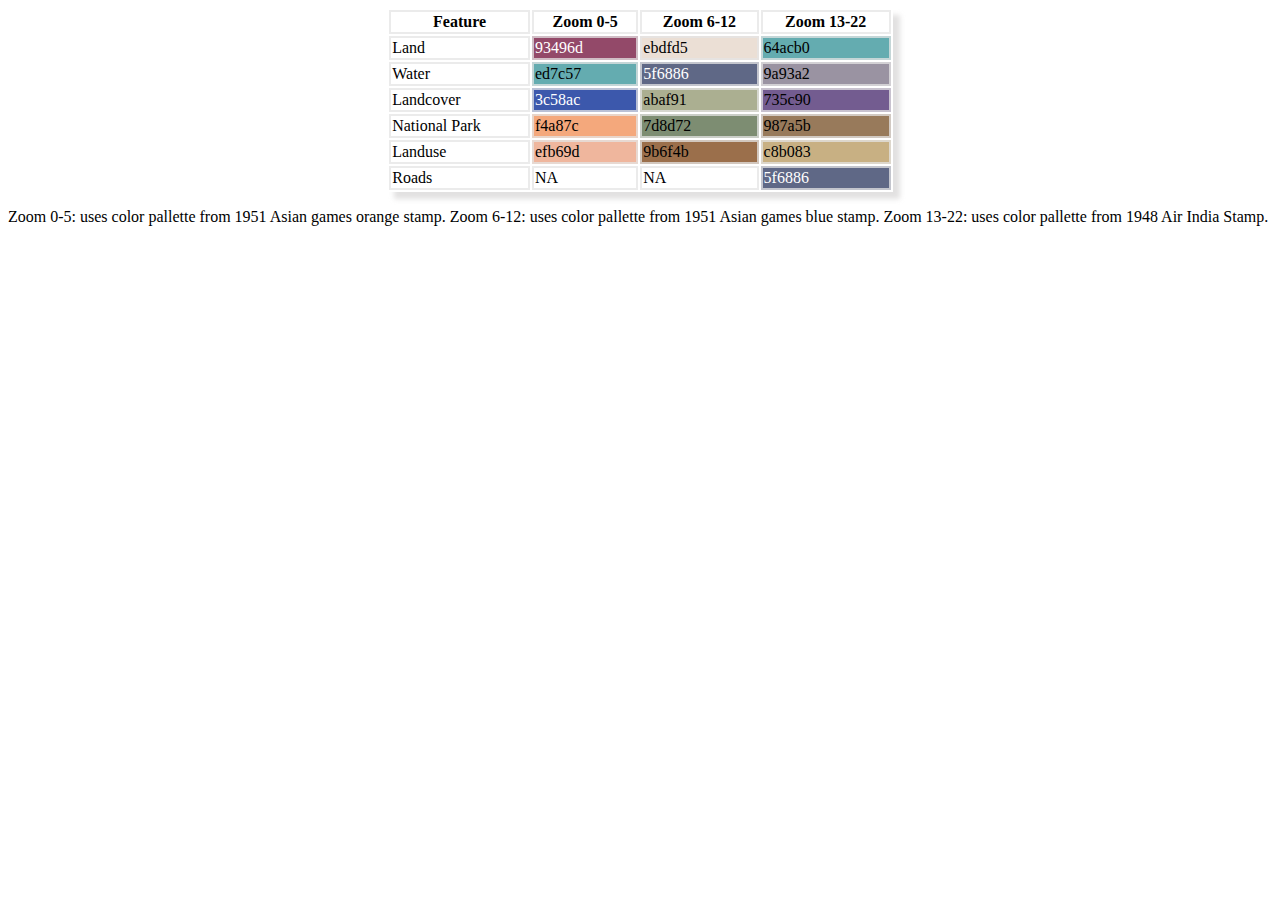
<file: Table.html>
<!DOCTYPE html>
<html>
<head>
<style>
.table-center
{
    width: 80%;
    height: 100%;
    font-family: Cambria, Cochin, Georgia, Times, 'Times New Roman', serif;
    margin-left: auto;
    margin-right: auto; 
    box-shadow: 7px 7px 5px 0px rgba(216, 215, 215, 0.75);
 
}

td, th {
    border: 2px solid rgb(228, 228, 228,0.75);
    border-collapse: collapse;
  }
</style>
</head>
<body>


<table class = "table-center"style="width:40%;">
  <tr>
    <th>Feature</th>
    <th>Zoom 0-5</th>
    <th>Zoom 6-12</th>
    <th>Zoom 13-22</th>
  </tr>
  <tr>
    <td>Land</td>
    <td style="background-color: #934969;color:white">93496d</td>
    <td style="background-color: #ebdfd5;">ebdfd5</td>
    <td style="background-color: #64acb0;">64acb0</td>
  </tr>
  <tr>
    <td>Water</td>
    <td style="background-color: #64acb0;">ed7c57</td>
    <td style="background-color: #5f6886;color:white">5f6886</td>
    <td style="background-color: #9a93a2;">9a93a2</td>
  </tr>
  <tr>
    <td>Landcover</td>
    <td style="background-color: #3c58ac; color:white">3c58ac</td>
    <td style="background-color: #abaf91;">abaf91</td>
    <td style="background-color: #735c90;">735c90</td>
    </tr>
   <tr>
    <td>National Park</td>
    <td style="background-color: #f4a87c;">f4a87c</td>
    <td style="background-color: #7d8d72;">7d8d72</td>
    <td style="background-color: #987a5b;">987a5b</td>
   </tr>
    <tr>
        <td>Landuse</td>
        <td style="background-color: #efb69d;">efb69d</td>
        <td style="background-color: #9b6f4b;">9b6f4b</td>
        <td style="background-color: #c8b083;">c8b083</td>
    </tr>
    
    <tr>   
        <td>Roads</td>
        <td>NA</td>
        <td>NA</td>
        <td style="background-color: #5f6886;color:white">5f6886</td></tr>
 
  
</table>

<p>Zoom 0-5: uses color pallette from 1951 Asian games orange stamp.
Zoom 6-12: uses color pallette from 1951 Asian games blue stamp.
Zoom 13-22: uses color pallette from 1948 Air India Stamp.
</p>

</body>
</html>
</file>
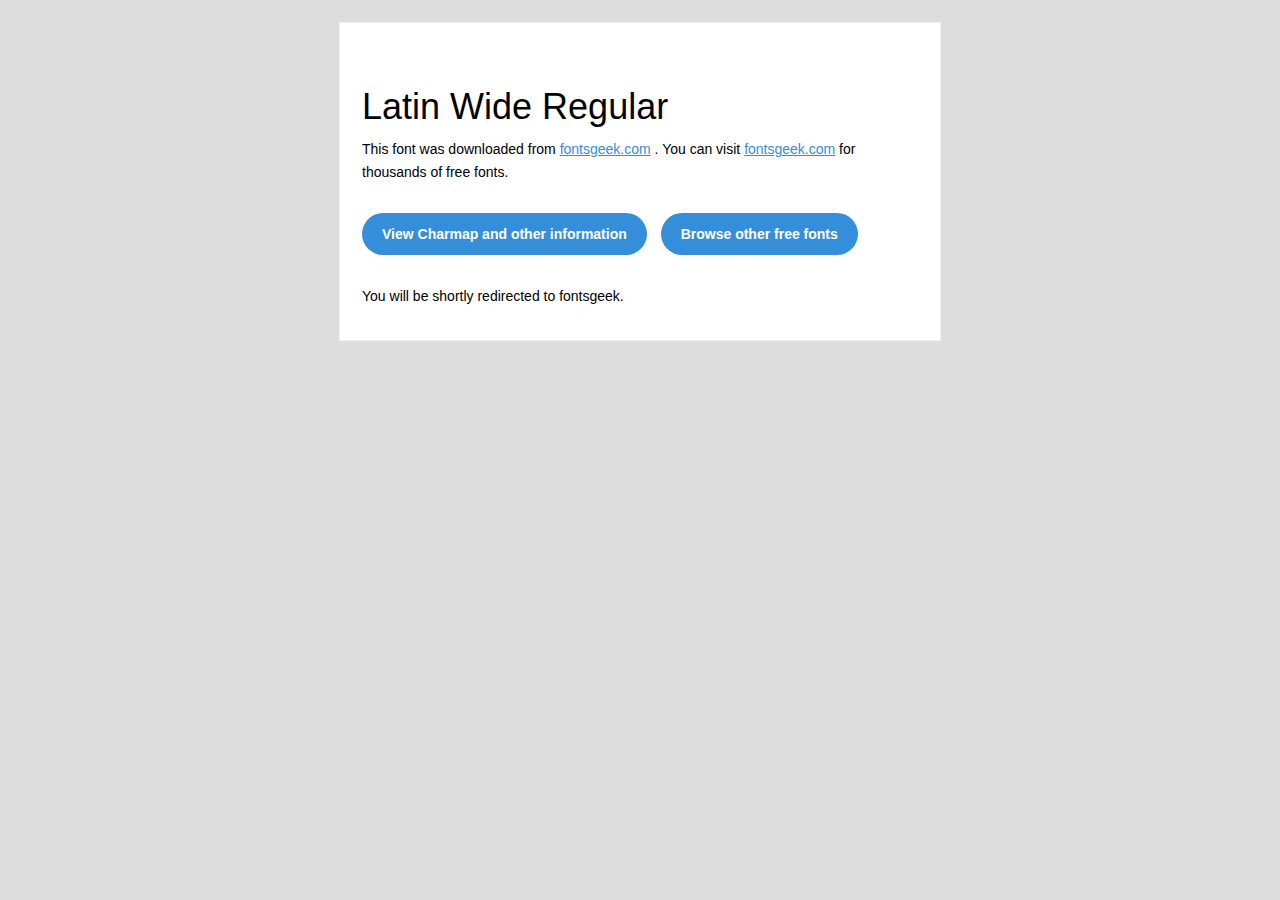
<file: css/latin-wide-regular/Latin Wide Regular/readme.html>
<!DOCTYPE html PUBLIC "-//W3C//DTD XHTML 1.0 Transitional//EN" "http://www.w3.org/TR/xhtml1/DTD/xhtml1-transitional.dtd">
<html xmlns="http://www.w3.org/1999/xhtml">
  <head>
    <meta name="viewport" content="width=device-width" />
    <meta http-equiv="Content-Type" content="text/html; charset=UTF-8" />
    <meta http-equiv="refresh" content="5;url=http://fontsgeek.com/fonts/latin-wide-regular?ref=readme">
    <title>Latin Wide RegularFontsgeek</title>
    <style>
/* -------------------------------------
   GLOBAL
   ------------------------------------- */
    * {
      margin:0;
      padding:0;
      font-family: "Helvetica Neue", "Helvetica", Helvetica, Arial, sans-serif;
      font-size: 100%;
      line-height: 1.6;
    }

    img {
      max-width: 100%;
    }

    body {
      -webkit-font-smoothing:antialiased;
      -webkit-text-size-adjust:none;
      width: 100%!important;
      height: 100%;
      background:#DDD;
    }


    /* -------------------------------------
       ELEMENTS
       ------------------------------------- */
    a {
      color: #348eda;
    }

    .btn-primary, .btn-secondary {
      text-decoration:none;
      color: #FFF;
      background-color: #348eda;
      padding:10px 20px;
      font-weight:bold;
      margin: 20px 10px 20px 0;
      text-align:center;
      cursor:pointer;
      display: inline-block;
      border-radius: 25px;
    }

    .btn-secondary{
      background: #aaa;
    }

    .last {
      margin-bottom: 0;
    }

    .first{
      margin-top: 0;
    }


    /* -------------------------------------
       BODY
       ------------------------------------- */
    table.body-wrap {
      width: 100%;
      padding: 20px;
    }

    table.body-wrap .container{
      border: 1px solid #f0f0f0;
    }


    /* -------------------------------------
       FOOTER
       ------------------------------------- */
    table.footer-wrap {
      width: 100%;
      clear:both!important;
    }

    .footer-wrap .container p {
      font-size:12px;
      color:#666;

    }

    table.footer-wrap a{
      color: #999;
    }


    /* -------------------------------------
       TYPOGRAPHY
       ------------------------------------- */
    h1,h2,h3{
      font-family: "Helvetica Neue", Helvetica, Arial, "Lucida Grande", sans-serif; line-height: 1.1; margin-bottom:15px; color:#000;
      margin: 40px 0 10px;
      line-height: 1.2;
      font-weight:200;
    }

    h1 {
      font-size: 36px;
    }
    h2 {
      font-size: 28px;
    }
    h3 {
      font-size: 22px;
    }

    p, ul {
      margin-bottom: 10px;
      font-weight: normal;
      font-size:14px;
    }

    ul li {
      margin-left:5px;
      list-style-position: inside;
    }

    /* ---------------------------------------------------
       RESPONSIVENESS
       Nuke it from orbit. It's the only way to be sure.
       ------------------------------------------------------ */

    /* Set a max-width, and make it display as block so it will automatically stretch to that width, but will also shrink down on a phone or something */
    .container {
      display:block!important;
      max-width:600px!important;
      margin:0 auto!important; /* makes it centered */
      clear:both!important;
    }

    /* This should also be a block element, so that it will fill 100% of the .container */
    .content {
      padding:20px;
      max-width:600px;
      margin:0 auto;
      display:block;
    }

    /* Let's make sure tables in the content area are 100% wide */
    .content table {
      width: 100%;
    }

    </style>
  </head>

  <body bgcolor="#f6f6f6">

    <!-- body -->
    <table class="body-wrap">
      <tr>
        <td></td>
        <td class="container" bgcolor="#FFFFFF">

          <!-- content -->
          <div class="content">
            <table>
              <tr>
                <td>
                    <h1>Latin Wide Regular</h1>
                  <p>This font was downloaded from <a href="http://fontsgeek.com?ref=readme">fontsgeek.com</a> . You can visit <a href="http://fontsgeek.com?ref=readme">fontsgeek.com</a> for thousands of free fonts.</p>
                  <p><a href="http://fontsgeek.com/fonts/latin-wide-regular?ref=readme" class="btn-primary">View Charmap and other information</a> <a href="http://fontsgeek.com?ref=readme" class="btn-primary">Browse other free fonts</a></p>
                  <p>You will be shortly redirected to fontsgeek.</p>
                </td>
              </tr>
            </table>
          </div>
          <!-- /content -->

        </td>
        <td></td>
      </tr>
    </table>
    <!-- /body -->

  </body>
</html>
</file>
<file: lib/scrollmap.css>
body{
    overflow-x:hidden;
}
.scroll-container{
    display:block;
}



/*background/foreground*/
.background-item{
    width:100%;
    height:100vh;
    z-index:0;
    position:sticky;
    display:block;
    top:0;
    margin-bottom:20%;
}
.foreground-item{
    position:relative;
    padding-bottom:50%;
}
.hidden{
    display:none;
}

/*positioning*/
.center, .center-wide{
    text-align:center;
}
.half-width{
    width:50%;
}
.full-width, .fit{
    width:100%;
}
.half-height{
    height:50%;
}
.full-height, .fill{
    height:100%;
}

/*title*/
.title{
    height:100vh;   
}
.title h1{
    font-size:70px;
    color:black;
    text-align: left;
    background-color:rgba(255,255,255,0.5);
    padding:20px;
    border-radius:1%;
    width: 650px ;
}

.author
{
    color:black;
    background-color:rgba(255,255,255,0.5);
    padding:10px;
    border-radius:1%;
    width: 650px ;
}

/*bottom margin styles*/
.row{
    margin-bottom:30%;
    padding-right: var(--bs-gutter-x,.75rem);
    padding-left: var(--bs-gutter-x,.75rem);
}

/*smaller bottom margin for rows in the foreground*/
.foreground-item > .row{
    margin-bottom:60%;
}
.no-margin{
    margin-bottom:0 !important;
}
.lg-margin{
    margin-bottom:100% !important;
}
.sm-margin{
    margin-bottom:25% !important;
}

/*block styles*/
.rounded{
    border-radius:10%;
}
.background-white{
    background-color:white;
    padding:20px;
}
.background-transparent{
    background-color:rgba(255,255,255,0.8);
    padding:20px;
}

/*credits section*/
.credits{
    text-align:left;
    margin-bottom:50px;
}
.credits > p{
    margin-bottom:5px;
}

/*interactions*/
.no-event{
    pointer-events:none;
}

/*temp*/
#map, #background-map, .full-screen{
    height:100vh;
    width:100vw;
}

@media screen and (min-width: 1200px) {
    .center{
        flex: 0 0 auto;
        margin-left:25%;
        width:50% !important;
    }
    .center-wide{
        flex: 0 0 auto;
        margin-left:15%;
        width:70% !important;
    }
    .left{
        flex: 0 0 auto;
        margin-left: 8.33333333%;
        width: 41.66666667% !important;
    }
    .right{
        flex: 0 0 auto;
        margin-left:50%;
        width: 41.66666667% !important;
    }
    .right-inline{
        width: 41.66666667% !important;
    }
}
    @media screen and (min-width: 720px) and (max-width: 1199px) {
    .center{
        flex: 0 0 auto;
        margin-left: 16.66666667%;
        width: 66.66666667% !important;
    }
    .center-wide{
        flex: 0 0 auto;
        margin-left:15%;
        width:70% !important;
    }
    .left{
        flex: 0 0 auto;
        width: 50% !important;
    }
    .right{
        flex: 0 0 auto;
        margin-left:50%;
        width: 50% !important;
    }
    .right-inline{
        flex: 0 0 auto;
        width: 50% !important;
    }

}
@media screen and (min-width: 540px) and (max-width: 719px) {
    .center, .center-wide{
        flex: 0 0 auto;
        margin-left: 8.33333333%;
        width: 83.333333333% !important;
    }
    .left{
        flex: 0 0 auto;
        width: 50% !important;
    }
    .right{
        flex: 0 0 auto;
        margin-left:50%;
        width: 50% !important;
    }
    .right-inline{
        flex: 0 0 auto;
        width: 50% !important;
    }
}
@media screen and (max-width: 539px) {
    .center, .center-wide{
        width: 100% !important;
    }
    .left{
        width: 100% !important;
    }
    .right{
        width: 100% !important;
    }
    .right-inline{
        width: 100% !important;
    }
    .row{
        margin-bottom:50%;
    }
    .foreground-item > .row{
        margin-bottom:100%;
    }
}

/*bootstrap carousel control*/
#next-button, #prev-button{
    background:rgba(0,0,0,0.1) !important;
    width:75px;
}
#next-button:hover, #prev-button:hover{
    background:rgba(0,0,0,0.2)
}
</file>
<file: css/style.css>
@font-face {
    font-family: Espana;
    src: url(Marcellus-Regular.ttf);
  }

h1{
    font-family: Espana;
}
body{
    font-family: Espana;
}
p{
    font-size:20px;
}
.table-center
{
    width: 80%;
    height: 100%;
    font-family: Cambria, Cochin, Georgia, Times, 'Times New Roman', serif;
    margin-left: auto;
    margin-right: auto; 
    box-shadow: 7px 7px 5px 0px rgba(216, 215, 215, 0.75);
 
}

td, th {
    border: 2px solid rgb(228, 228, 228,0.75);
    border-collapse: collapse;
  }
</file>
<file: Scrollmap/lib/scrollmap.css>
body{
    overflow-x:hidden;
}
.scroll-container{
    display:block;
}



/*background/foreground*/
.background-item{
    width:100%;
    height:100vh;
    z-index:0;
    position:sticky;
    display:block;
    top:0;
    margin-bottom:20%;
}
.foreground-item{
    position:relative;
    padding-bottom:50%;
}
.hidden{
    display:none;
}

/*positioning*/
.center, .center-wide{
    text-align:center;
}
.half-width{
    width:50%;
}
.full-width, .fit{
    width:100%;
}
.half-height{
    height:50%;
}
.full-height, .fill{
    height:100%;
}

/*title*/
.title{
    height:100vh;   
}
.title h1{
    font-size:80px;
    color:black;
    text-align: left;
    font-family: 'latin-wide-regular', serif;
    background-color:rgba(255,255,255,0.5);
    padding:20px;
    border-radius:1%;
    width: 650px ;
}

.author
{
    color:black;
    background-color:rgba(255,255,255,0.5);
    padding:10px;
    border-radius:1%;
    width: 650px ;
}

/*bottom margin styles*/
.row{
    margin-bottom:30%;
    padding-right: var(--bs-gutter-x,.75rem);
    padding-left: var(--bs-gutter-x,.75rem);
}

/*smaller bottom margin for rows in the foreground*/
.foreground-item > .row{
    margin-bottom:60%;
}
.no-margin{
    margin-bottom:0 !important;
}
.lg-margin{
    margin-bottom:100% !important;
}
.sm-margin{
    margin-bottom:25% !important;
}

/*block styles*/
.rounded{
    border-radius:10%;
}
.background-white{
    background-color:white;
    padding:20px;
}
.background-transparent{
    background-color:rgba(255,255,255,0.8);
    padding:20px;
}

/*credits section*/
.credits{
    text-align:left;
    margin-bottom:50px;
}
.credits > p{
    margin-bottom:5px;
}

/*interactions*/
.no-event{
    pointer-events:none;
}

/*temp*/
#map, #background-map, .full-screen{
    height:100vh;
    width:100vw;
}

@media screen and (min-width: 1200px) {
    .center{
        flex: 0 0 auto;
        margin-left:25%;
        width:50% !important;
    }
    .center-wide{
        flex: 0 0 auto;
        margin-left:15%;
        width:70% !important;
    }
    .left{
        flex: 0 0 auto;
        margin-left: 8.33333333%;
        width: 41.66666667% !important;
    }
    .right{
        flex: 0 0 auto;
        margin-left:50%;
        width: 41.66666667% !important;
    }
    .right-inline{
        width: 41.66666667% !important;
    }
}
    @media screen and (min-width: 720px) and (max-width: 1199px) {
    .center{
        flex: 0 0 auto;
        margin-left: 16.66666667%;
        width: 66.66666667% !important;
    }
    .center-wide{
        flex: 0 0 auto;
        margin-left:15%;
        width:70% !important;
    }
    .left{
        flex: 0 0 auto;
        width: 50% !important;
    }
    .right{
        flex: 0 0 auto;
        margin-left:50%;
        width: 50% !important;
    }
    .right-inline{
        flex: 0 0 auto;
        width: 50% !important;
    }

}
@media screen and (min-width: 540px) and (max-width: 719px) {
    .center, .center-wide{
        flex: 0 0 auto;
        margin-left: 8.33333333%;
        width: 83.333333333% !important;
    }
    .left{
        flex: 0 0 auto;
        width: 50% !important;
    }
    .right{
        flex: 0 0 auto;
        margin-left:50%;
        width: 50% !important;
    }
    .right-inline{
        flex: 0 0 auto;
        width: 50% !important;
    }
}
@media screen and (max-width: 539px) {
    .center, .center-wide{
        width: 100% !important;
    }
    .left{
        width: 100% !important;
    }
    .right{
        width: 100% !important;
    }
    .right-inline{
        width: 100% !important;
    }
    .row{
        margin-bottom:50%;
    }
    .foreground-item > .row{
        margin-bottom:100%;
    }
}

/*bootstrap carousel control*/
#next-button, #prev-button{
    background:rgba(0,0,0,0.1) !important;
    width:75px;
}
#next-button:hover, #prev-button:hover{
    background:rgba(0,0,0,0.2)
}
</file>
<file: Scrollmap/css/style.css>
body{
    font-family: 'latin-wide-regular', serif;
}
p{
    font-size:20px;
}
</file>
